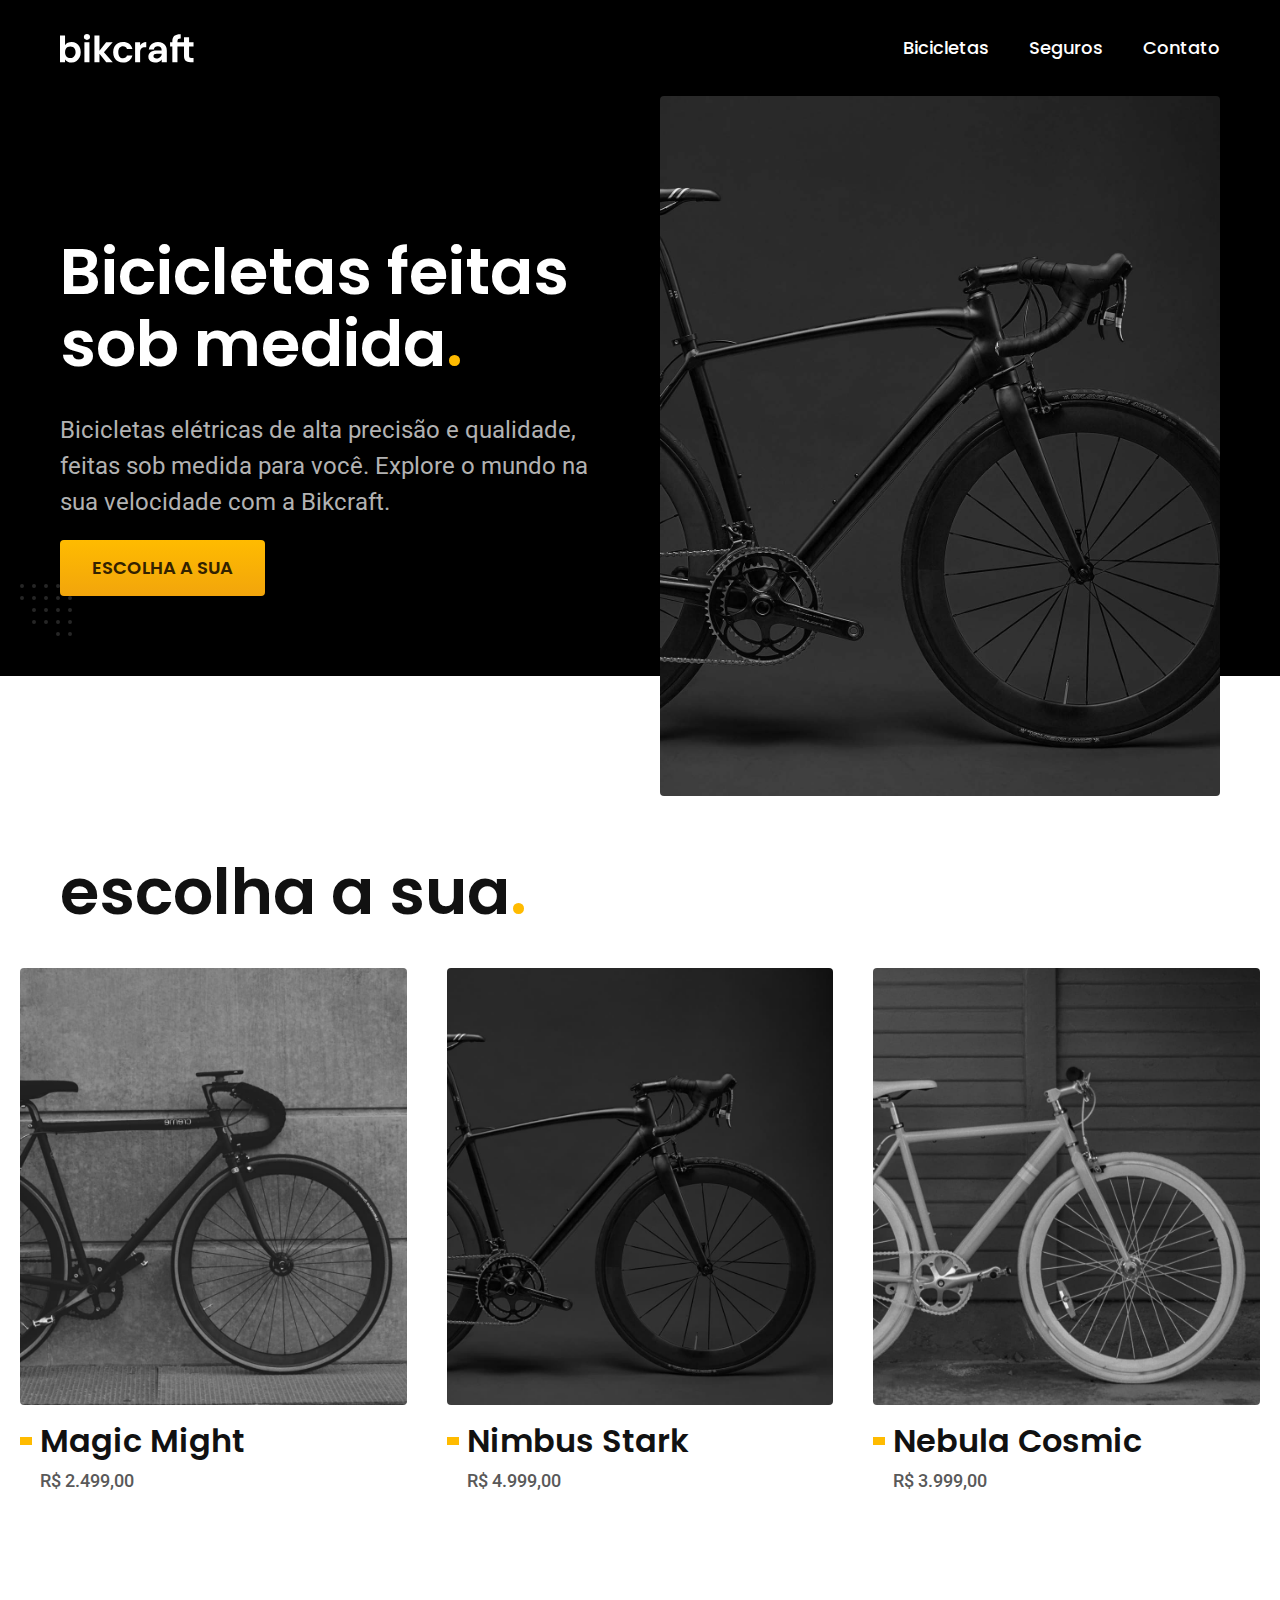
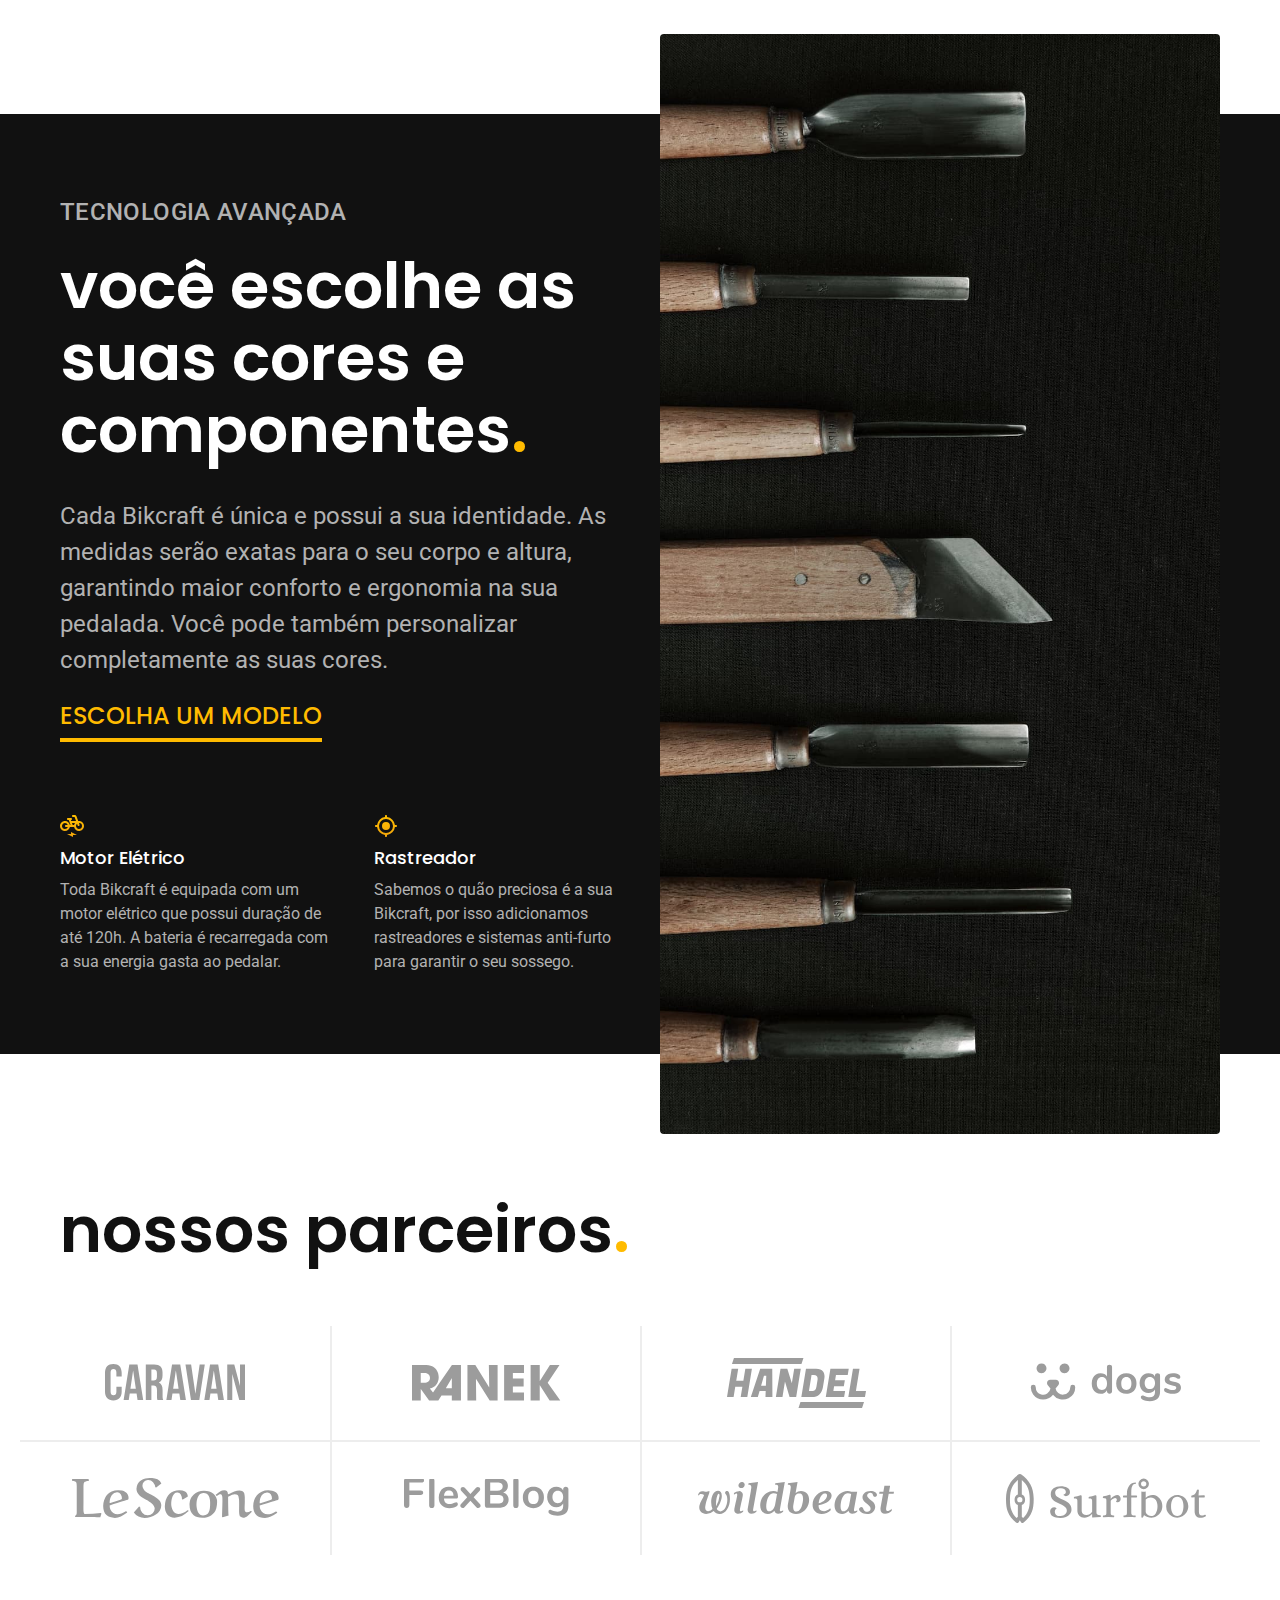
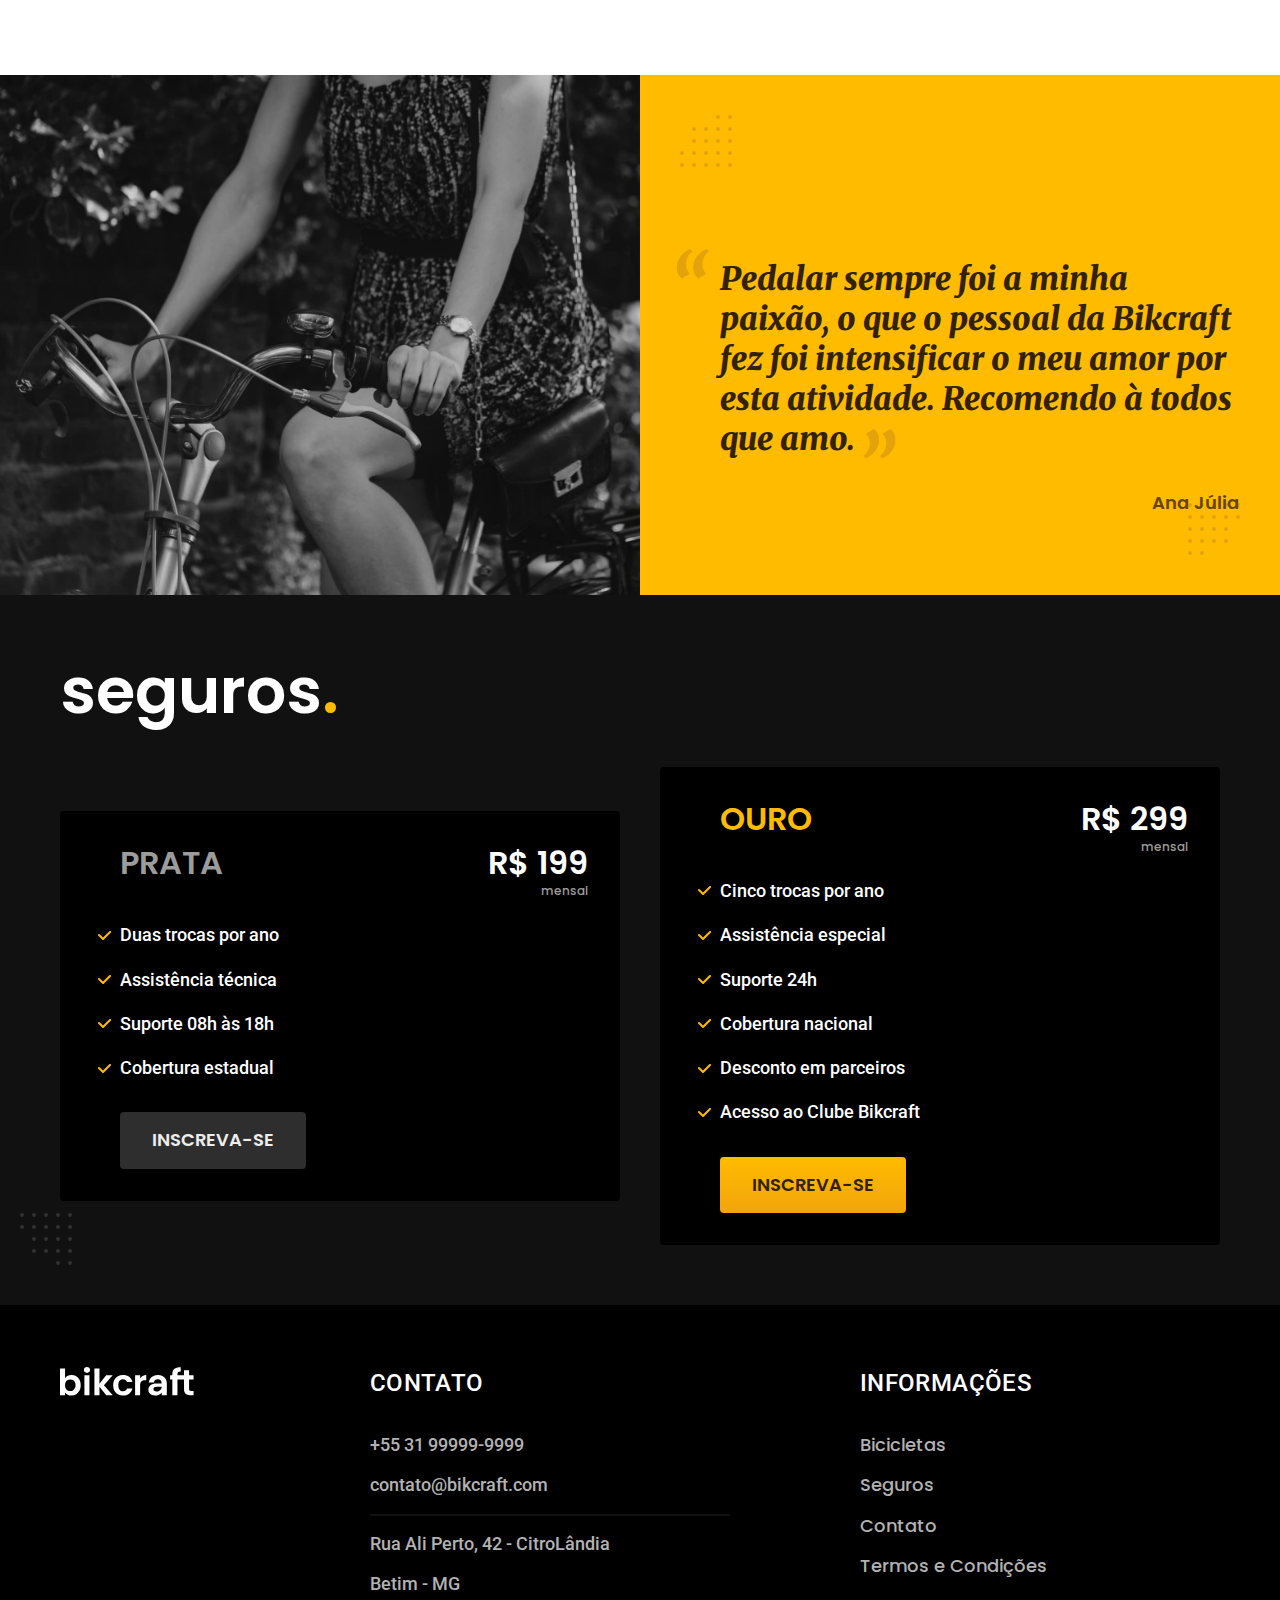
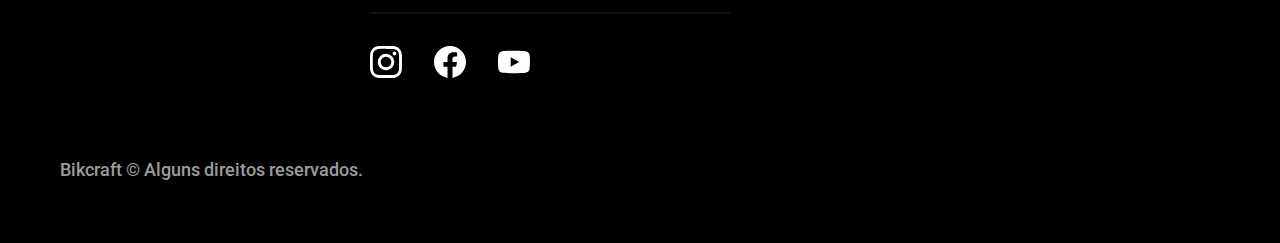
<file: index.html>
<!DOCTYPE html>
<html lang="pt-br">

<head>
  <meta charset="UTF-8">
  <meta name="viewport" content="width=device-width, initial-scale=1.0">

  <link rel="icon" href="./favicon.svg" type="image/svg+xml">

  <title>Bikcraft | Bicicletas elétricas</title>
  <meta name="description" content="Bicicletas elétricas de alta precisão e qualidade, feitas sob medida para você. Explore o mundo na sua velocidade com a Bikcraft.">

  <link rel="preload" href="./css/style.min.css" as="style">
  <link rel="stylesheet" href="./css/style.min.css">

  <link rel="preconnect" href="https://fonts.googleapis.com">
  <link rel="preconnect" href="https://fonts.gstatic.com" crossorigin>
  <link href="https://fonts.googleapis.com/css2?family=Poppins:wght@400;500;600&family=Roboto:wght@400;500&family=Merriweather:ital,wght@1,900&display=swap" rel="stylesheet">
</head>

<body id="home-page">
  <header class="header-bg">
    <div class="container header">
      <a href="./">
        <img src="./img/bikcraft.svg" alt="Bikcraft" width="136" height="32">
      </a>
      <nav aria-label="primária">
        <ul class="header-menu font-1-m">
          <li><a href="./bikes.html">Bicicletas</a></li>
          <li><a href="./insurance.html">Seguros</a></li>
          <li><a href="./contact.html">Contato</a></li>
        </ul>
      </nav>
    </div>
  </header>

  <main class="intro-bg">
    <div class="container intro">
      <div class="intro-content">
        <h1 class="font-1-xxl fade-in-down" data-anime="200">Bicicletas feitas sob medida<span class="color-p1">.</span></h1>
        <p class="font-2-l fade-in-down" data-anime="400">Bicicletas elétricas de alta precisão e qualidade, feitas sob medida para você. Explore o mundo na sua velocidade com a Bikcraft.</p>
        <a class="button fade-in-down" href="./bikes.html" data-anime="400">Escolha a sua</a>
      </div>
      <picture class="fade-in-down" data-anime="600">
        <source srcset="./img/bicicletas/nimbus.jpg" media="(max-width: 800px)">
        <img src="./img/fotos/introducao.jpg" alt="Bicicleta elétrica preta" width="1280" height="1600">
      </picture>
    </div>
  </main>

  <article class="bike-list">
    <h2 class="container font-1-xxl">escolha a sua<span class="color-p1">.</span></h2>
    <ul>
      <li>
        <a href="./bikes/magic.html">
          <img src="./img/bicicletas/magic-home.jpg" alt="Bicicleta Magic" width="920" height="1040">
          <div>
            <h3 class="font-1-xl">Magic Might</h3>
            <span class="font-2-m color-8">R$ 2.499,00</span>
          </div>
        </a>
      </li>

      <li>
        <a href="./bikes/nimbus.html">
          <img src="./img/bicicletas/nimbus-home.jpg" alt="Bicicleta Nimbus" width="920" height="1040">
          <div>
            <h3 class="font-1-xl">Nimbus Stark</h3>
            <span class="font-2-m color-8">R$ 4.999,00</span>
          </div>
        </a>
      </li>

      <li>
        <a href="./bikes/nebula.html">
          <img src="./img/bicicletas/nebula-home.jpg" alt="Bicicleta Nebula" width="920" height="1040">
          <div>
            <h3 class="font-1-xl">Nebula Cosmic</h3>
            <span class="font-2-m color-8">R$ 3.999,00</span>
          </div>
        </a>
      </li>
    </ul>
  </article>

  <article class="tecnology-bg">
    <div class="container tecnology">
      <div class="tecnology-content">
        <span class="font-2-l-b color-5">Tecnologia avançada</span>
        <h2 class="font-1-xxl">você escolhe as suas cores e componentes<span class="color-p1">.</span></h2>
        <p class="font-2-l color-5">Cada Bikcraft é única e possui a sua identidade. As medidas serão exatas para o seu corpo e altura, garantindo maior conforto e ergonomia na sua pedalada. Você pode também personalizar completamente as suas cores.</p>
        <a class="link" href="./bikes.html">Escolha um modelo</a>

        <ul class="tecnology-benefits">
          <li>
            <img src="./img/icones/eletrica.svg" alt="" width="24" height="24">
            <h3 class="font-1-m">Motor Elétrico</h3>
            <p class="font-2-s color-5">Toda Bikcraft é equipada com um motor elétrico que possui duração de até 120h. A bateria é recarregada com a sua energia gasta ao pedalar.</p>
          </li>
          <li>
            <img src="./img/icones/rastreador.svg" alt="" width="24" height="24">
            <h3 class="font-1-m">Rastreador</h3>
            <p class="font-2-s color-5">Sabemos o quão preciosa é a sua Bikcraft, por isso adicionamos rastreadores e sistemas anti-furto para garantir o seu sossego.</p>
          </li>
        </ul>

      </div>
      <div class="tecnology-img">
        <img src="./img/fotos/tecnologia.jpg" alt="Bicicletas feitas a mão" width="1200" height="1920">
      </div>
    </div>
  </article>

  <section class="partners" aria-label="Nossos parceiros">
    <h2 class="font-1-xxl container">nossos parceiros<span class="color-p1">.</span></h2>
    <ul>
      <li><img src="./img/parceiros/caravan.svg" alt="Caravan" width="140" height="38"></li>
      <li><img src="./img/parceiros/ranek.svg" alt="Ranek" width="149" height="36"></li>
      <li><img src="./img/parceiros/handel.svg" alt="Handel" width="139" height="50"></li>
      <li><img src="./img/parceiros/dogs.svg" alt="Dogs" width="152" height="39"></li>
      <li><img src="./img/parceiros/lescone.svg" alt="Lescone" width="208" height="41"></li>
      <li><img src="./img/parceiros/flexblog.svg" alt="Flexblog" width="165" height="38"></li>
      <li><img src="./img/parceiros/wildbeast.svg" alt="Wildbeast" width="196" height="34"></li>
      <li><img src="./img/parceiros/surfbot.svg" alt="Surfbot" width="200" height="49"></li>
    </ul>
  </section>

  <section class="testimony" aria-label="Depoimento">
    <div>
      <img src="./img/fotos/depoimento.jpg" alt="Pessoa pedalando uma bicicleta Bikcraft" width="1560" height="1360">
    </div>
    <div class="testimony-content">
      <blockquote class="font-1-xl">
        <p>Pedalar sempre foi a minha paixão, o que o pessoal da Bikcraft fez foi intensificar o meu amor por esta atividade. Recomendo à todos que amo.</p>
      </blockquote>
      <span class="font-1-m-b color-p4">Ana Júlia</span>
    </div>
  </section>

  <article class="insurance-bg">
    <div class="insurance container">
      <h2 class="font-1-xxl">seguros<span class="color-p1">.</span></h2>

      <div class="insurance-item">
        <h3 class="font-1-xl color-6">Prata</h3>
        <span class="font-1-xl">R$ 199<span class="font-1-xs color-6">mensal</span></span>
        <ul class="font-2-m">
          <li>Duas trocas por ano</li>
          <li>Assistência técnica</li>
          <li>Suporte 08h às 18h</li>
          <li>Cobertura estadual</li>
        </ul>
        <a class="button-secondary" href="./price-quote.html?type=insurance&product=silver">Inscreva-se</a>
      </div>

      <div class="insurance-item">
        <h3 class="font-1-xl color-p1">Ouro</h3>
        <span class="font-1-xl">R$ 299<span class="font-1-xs color-6">mensal</span></span>
        <ul class="font-2-m">
          <li>Cinco trocas por ano</li>
          <li>Assistência especial</li>
          <li>Suporte 24h</li>
          <li>Cobertura nacional</li>
          <li>Desconto em parceiros</li>
          <li>Acesso ao Clube Bikcraft</li>
        </ul>
        <a class="button" href="./price-quote.html?type=insurance&product=gold">Inscreva-se</a>
      </div>
    </div>
  </article>

  <footer class="footer-bg">
    <div class="footer container">
      <img src="./img/bikcraft.svg" alt="Bikcraft" width="136" height="32">
      <div class="footer-contact footer-section">
        <h3 class="font-2-l-b">Contato</h3>
        <ul class="font-2-m color-5">
          <li><a href="tel:+5531999999999">+55 31 99999-9999</a></li>
          <li><a href="mailto:contato@bikcraft.com">contato@bikcraft.com</a></li>
          <li>Rua Ali Perto, 42 - CitroLândia</li>
          <li>Betim - MG</li>
        </ul>
        <div class="footer-media-list">
          <a href="https://www.instagram.com"><img src="./img/redes/instagram.svg" alt="Instagram" width="32" height="32"></a>
          <a href="https://www.facebook.com"><img src="./img/redes/facebook.svg" alt="Facebook" width="32" height="32"></a>
          <a href="https://www.youtube.com"><img src="./img/redes/youtube.svg" alt="YouTube" width="32" height="32"></a>
        </div>
      </div>

      <div class="footer-section">
        <h3 class="font-2-l-b">Informações</h3>
        <nav>
          <ul class="font-1-m color-5">
            <li><a href="./bikes.html">Bicicletas</a></li>
            <li><a href="./insurance.html">Seguros</a></li>
            <li><a href="./contact.html">Contato</a></li>
            <li><a href="./policy.html">Termos e Condições</a></li>
          </ul>
        </nav>
      </div>

      <span class="footer-copy font-2-m color-6">Bikcraft © Alguns direitos reservados.</span>
    </div>
  </footer>

  <script src="./scripts/plugins/simple-anime.js"></script>
  <script src="./scripts/script.js"></script>
</body>

</html>
</file>
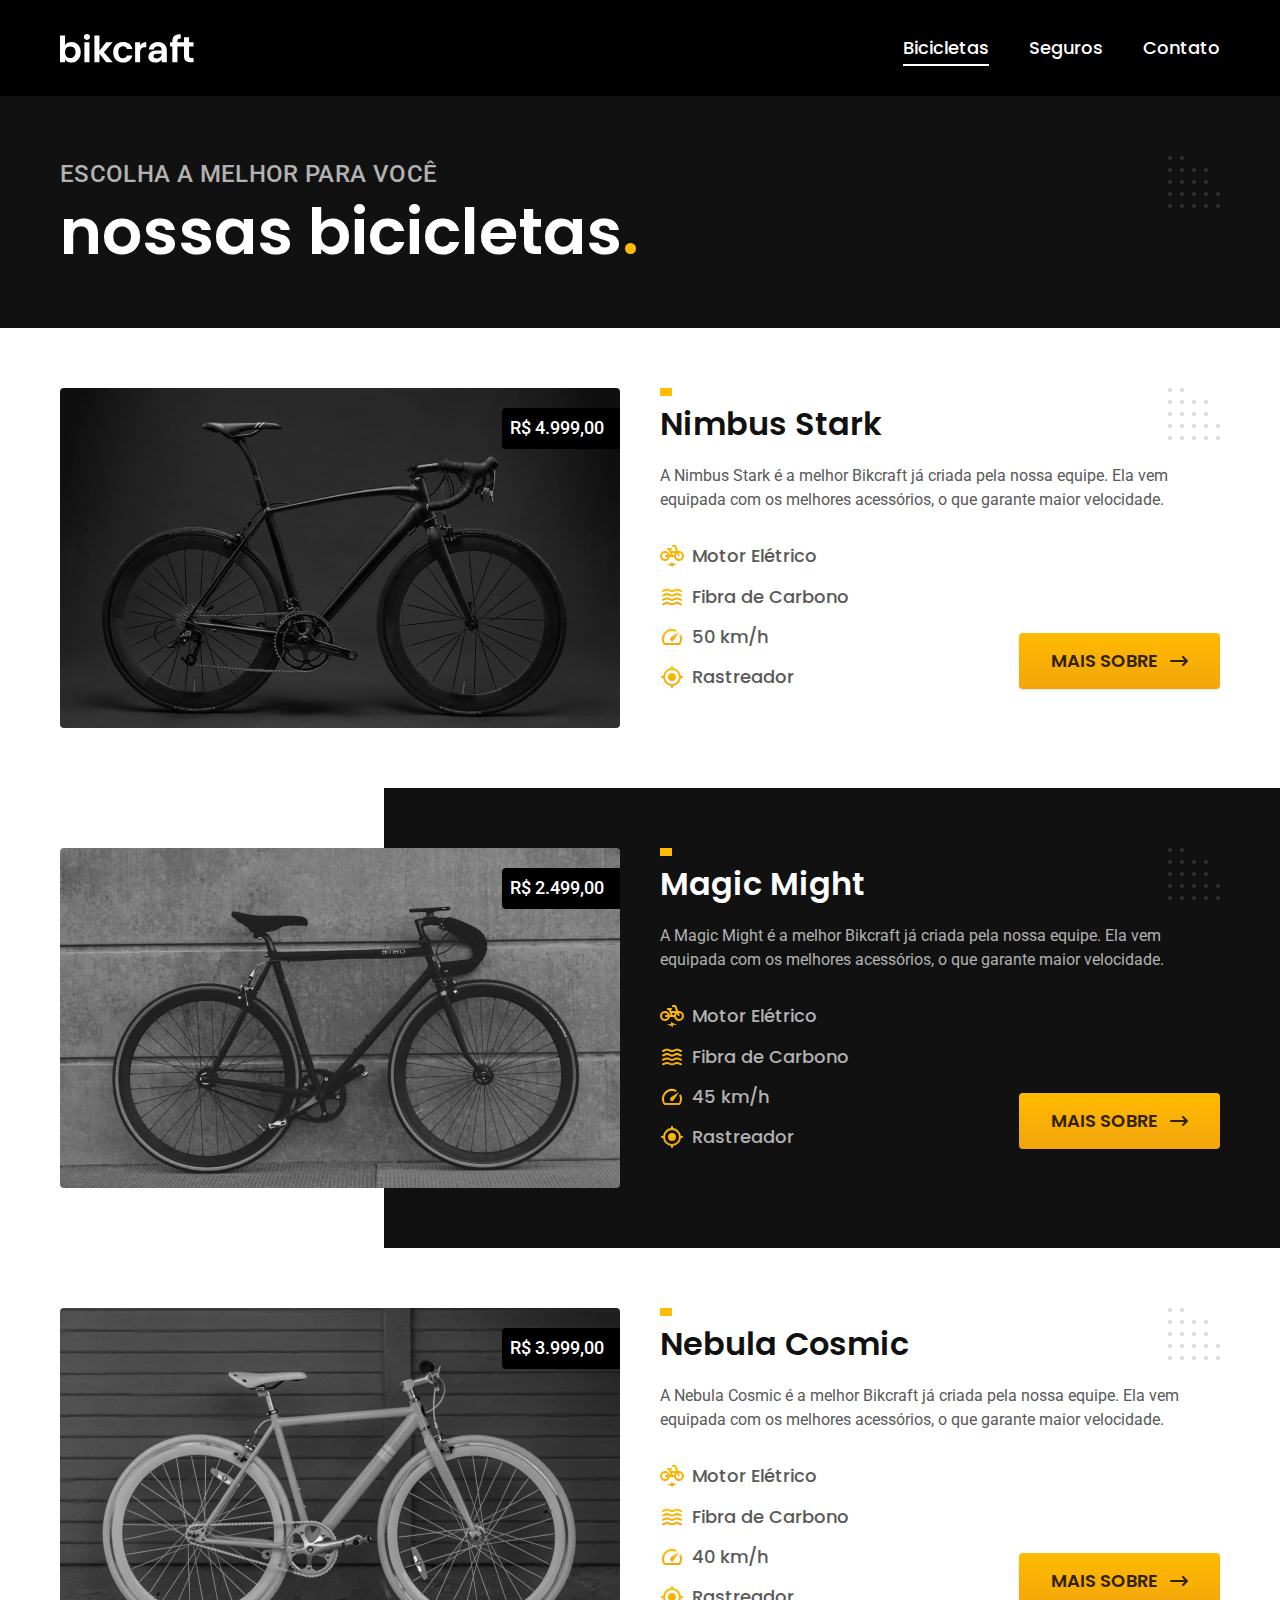
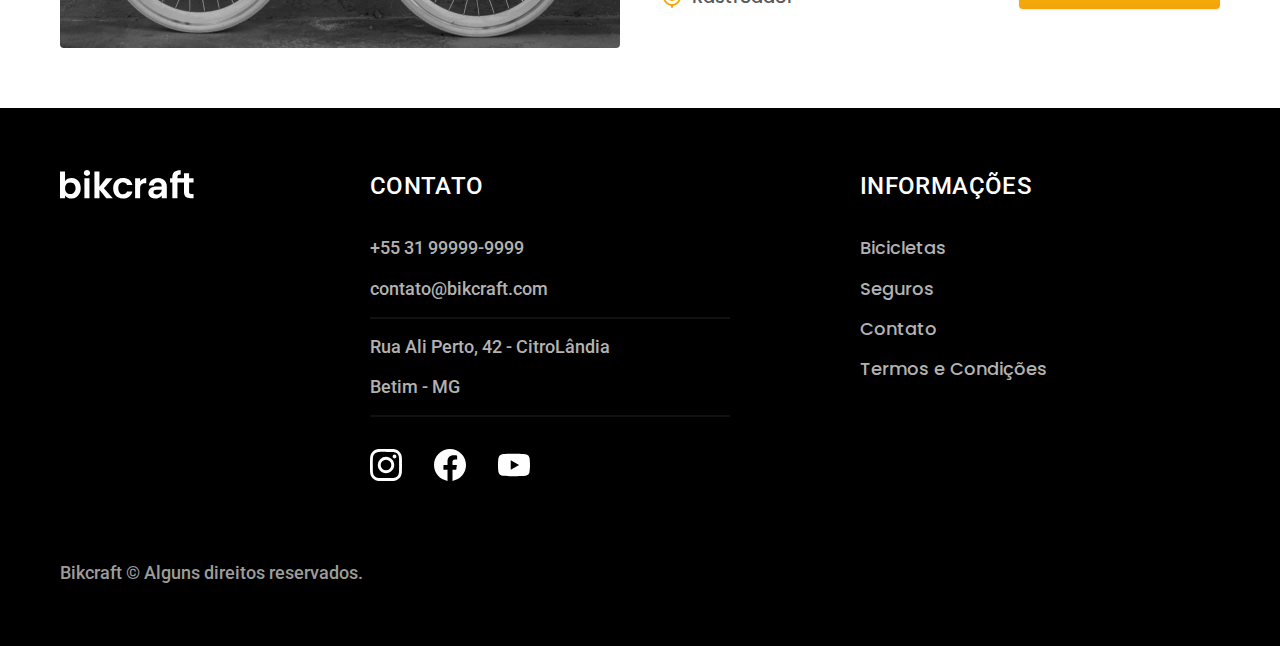
<file: bikes.html>
<!DOCTYPE html>
<html lang="pt-br">

<head>
  <meta charset="UTF-8">
  <meta name="viewport" content="width=device-width, initial-scale=1.0">

  <link rel="icon" href="./favicon.svg" type="image/svg+xml">

  <title>Bicicletas | Bikcraft</title>
  <meta name="description" content="Conheça nossas Bicicletas elétricas feitas a mão, especialmente para você.">

  <link rel="preload" href="./css/style.min.css" as="style">
  <link rel="stylesheet" href="./css/style.min.css">

  <link rel="preconnect" href="https://fonts.googleapis.com">
  <link rel="preconnect" href="https://fonts.gstatic.com" crossorigin>
  <link href="https://fonts.googleapis.com/css2?family=Poppins:wght@400;500;600&family=Roboto:wght@400;500&family=Merriweather:ital,wght@1,900&display=swap" rel="stylesheet">
</head>

<body id="bikes-page">
  <header class="header-bg">
    <div class="container header">
      <a href="./">
        <img src="./img/bikcraft.svg" alt="Bikcraft" width="136" height="32">
      </a>
      <nav aria-label="primária">
        <ul class="header-menu font-1-m">
          <li><a href="./bikes.html">Bicicletas</a></li>
          <li><a href="./insurance.html">Seguros</a></li>
          <li><a href="./contact.html">Contato</a></li>
        </ul>
      </nav>
    </div>
  </header>

  <main>
    <div class="page-title-bg">
      <div class="page-title container">
        <p class="font-2-l-b color-5">Escolha a melhor para você</p>
        <h1 class="font-1-xxl color-0">nossas bicicletas<span class="color-p1">.</span></h1>
      </div>
    </div>

    <ul class="bikes-content">
      <li class="bikes-bg">
        <div class="bikes container">
          <div class="bikes-img">
            <img src="./img/bicicletas/nimbus.jpg" alt="Bicicleta Nimbus Stark" width="1120" height="680">
            <span class="font-2-m">R$ 4.999,00</span>
          </div>
          <div class="bikes-details">
            <h2 class="font-1-xl">Nimbus Stark</h2>
            <p class="font-2-s">A Nimbus Stark é a melhor Bikcraft já criada pela nossa equipe. Ela vem equipada com os melhores acessórios, o que garante maior velocidade.</p>
            <ul class="bikes-details-list font-1-m">
              <li>
                <img src="./img/icones/eletrica.svg" alt="" width="24" height="24">
                Motor Elétrico
              </li>
              <li>
                <img src="./img/icones/carbono.svg" alt="" width="24" height="24">
                Fibra de Carbono
              </li>
              <li>
                <img src="./img/icones/velocidade.svg" alt="" width="24" height="24">
                50 km/h
              </li>
              <li>
                <img src="./img/icones/rastreador.svg" alt="" width="24" height="24">
                Rastreador
              </li>
            </ul>
            <a class="button-arrow" href="./bikes/nimbus.html">Mais sobre</a>
          </div>
        </div>
      </li>

      <li class="bikes-bg">
        <div class="bikes container">
          <div class="bikes-img">
            <img src="./img/bicicletas/magic.jpg" alt="Bicicleta Magic Might" width="1120" height="680">
            <span class="font-2-m">R$ 2.499,00</span>
          </div>
          <div class="bikes-details">
            <h2 class="font-1-xl">Magic Might</h2>
            <p class="font-2-s">A Magic Might é a melhor Bikcraft já criada pela nossa equipe. Ela vem equipada com os melhores acessórios, o que garante maior velocidade.</p>
            <ul class="bikes-details-list font-1-m">
              <li>
                <img src="./img/icones/eletrica.svg" alt="" width="24" height="24">
                Motor Elétrico
              </li>
              <li>
                <img src="./img/icones/carbono.svg" alt="" width="24" height="24">
                Fibra de Carbono
              </li>
              <li>
                <img src="./img/icones/velocidade.svg" alt="" width="24" height="24">
                45 km/h
              </li>
              <li>
                <img src="./img/icones/rastreador.svg" alt="" width="24" height="24">
                Rastreador
              </li>
            </ul>
            <a class="button-arrow" href="./bikes/magic.html">Mais sobre</a>
          </div>
        </div>
      </li>

      <li class="bikes-bg">
        <div class="bikes container">
          <div class="bikes-img">
            <img src="./img/bicicletas/nebula.jpg" alt="Bicicleta Nebula Cosmic" width="1120" height="680">
            <span class="font-2-m">R$ 3.999,00</span>
          </div>
          <div class="bikes-details">
            <h2 class="font-1-xl">Nebula Cosmic</h2>
            <p class="font-2-s">A Nebula Cosmic é a melhor Bikcraft já criada pela nossa equipe. Ela vem equipada com os melhores acessórios, o que garante maior velocidade.</p>
            <ul class="bikes-details-list font-1-m">
              <li>
                <img src="./img/icones/eletrica.svg" alt="" width="24" height="24">
                Motor Elétrico
              </li>
              <li>
                <img src="./img/icones/carbono.svg" alt="" width="24" height="24">
                Fibra de Carbono
              </li>
              <li>
                <img src="./img/icones/velocidade.svg" alt="" width="24" height="24">
                40 km/h
              </li>
              <li>
                <img src="./img/icones/rastreador.svg" alt="" width="24" height="24">
                Rastreador
              </li>
            </ul>
            <a class="button-arrow" href="./bikes/nebula.html">Mais sobre</a>
          </div>
        </div>
      </li>
    </ul>
  </main>

  <footer class="footer-bg">
    <div class="footer container">
      <img src="./img/bikcraft.svg" alt="Bikcraft" width="136" height="32">
      <div class="footer-contact footer-section">
        <h3 class="font-2-l-b">Contato</h3>
        <ul class="font-2-m color-5">
          <li><a href="tel:+5531999999999">+55 31 99999-9999</a></li>
          <li><a href="mailto:contato@bikcraft.com">contato@bikcraft.com</a></li>
          <li>Rua Ali Perto, 42 - CitroLândia</li>
          <li>Betim - MG</li>
        </ul>
        <div class="footer-media-list">
          <a href="https://www.instagram.com"><img src="./img/redes/instagram.svg" alt="Instagram" width="32" height="32"></a>
          <a href="https://www.facebook.com"><img src="./img/redes/facebook.svg" alt="Facebook" width="32" height="32"></a>
          <a href="https://www.youtube.com"><img src="./img/redes/youtube.svg" alt="YouTube" width="32" height="32"></a>
        </div>
      </div>

      <div class="footer-section">
        <h3 class="font-2-l-b">Informações</h3>
        <nav>
          <ul class="font-1-m color-5">
            <li><a href="./bikes.html">Bicicletas</a></li>
            <li><a href="./insurance.html">Seguros</a></li>
            <li><a href="./contact.html">Contato</a></li>
            <li><a href="./policy.html">Termos e Condições</a></li>
          </ul>
        </nav>
      </div>

      <span class="footer-copy font-2-m color-6">Bikcraft © Alguns direitos reservados.</span>
    </div>
  </footer>

  <script src="./scripts/script.js"></script>
</body>

</html>
</file>
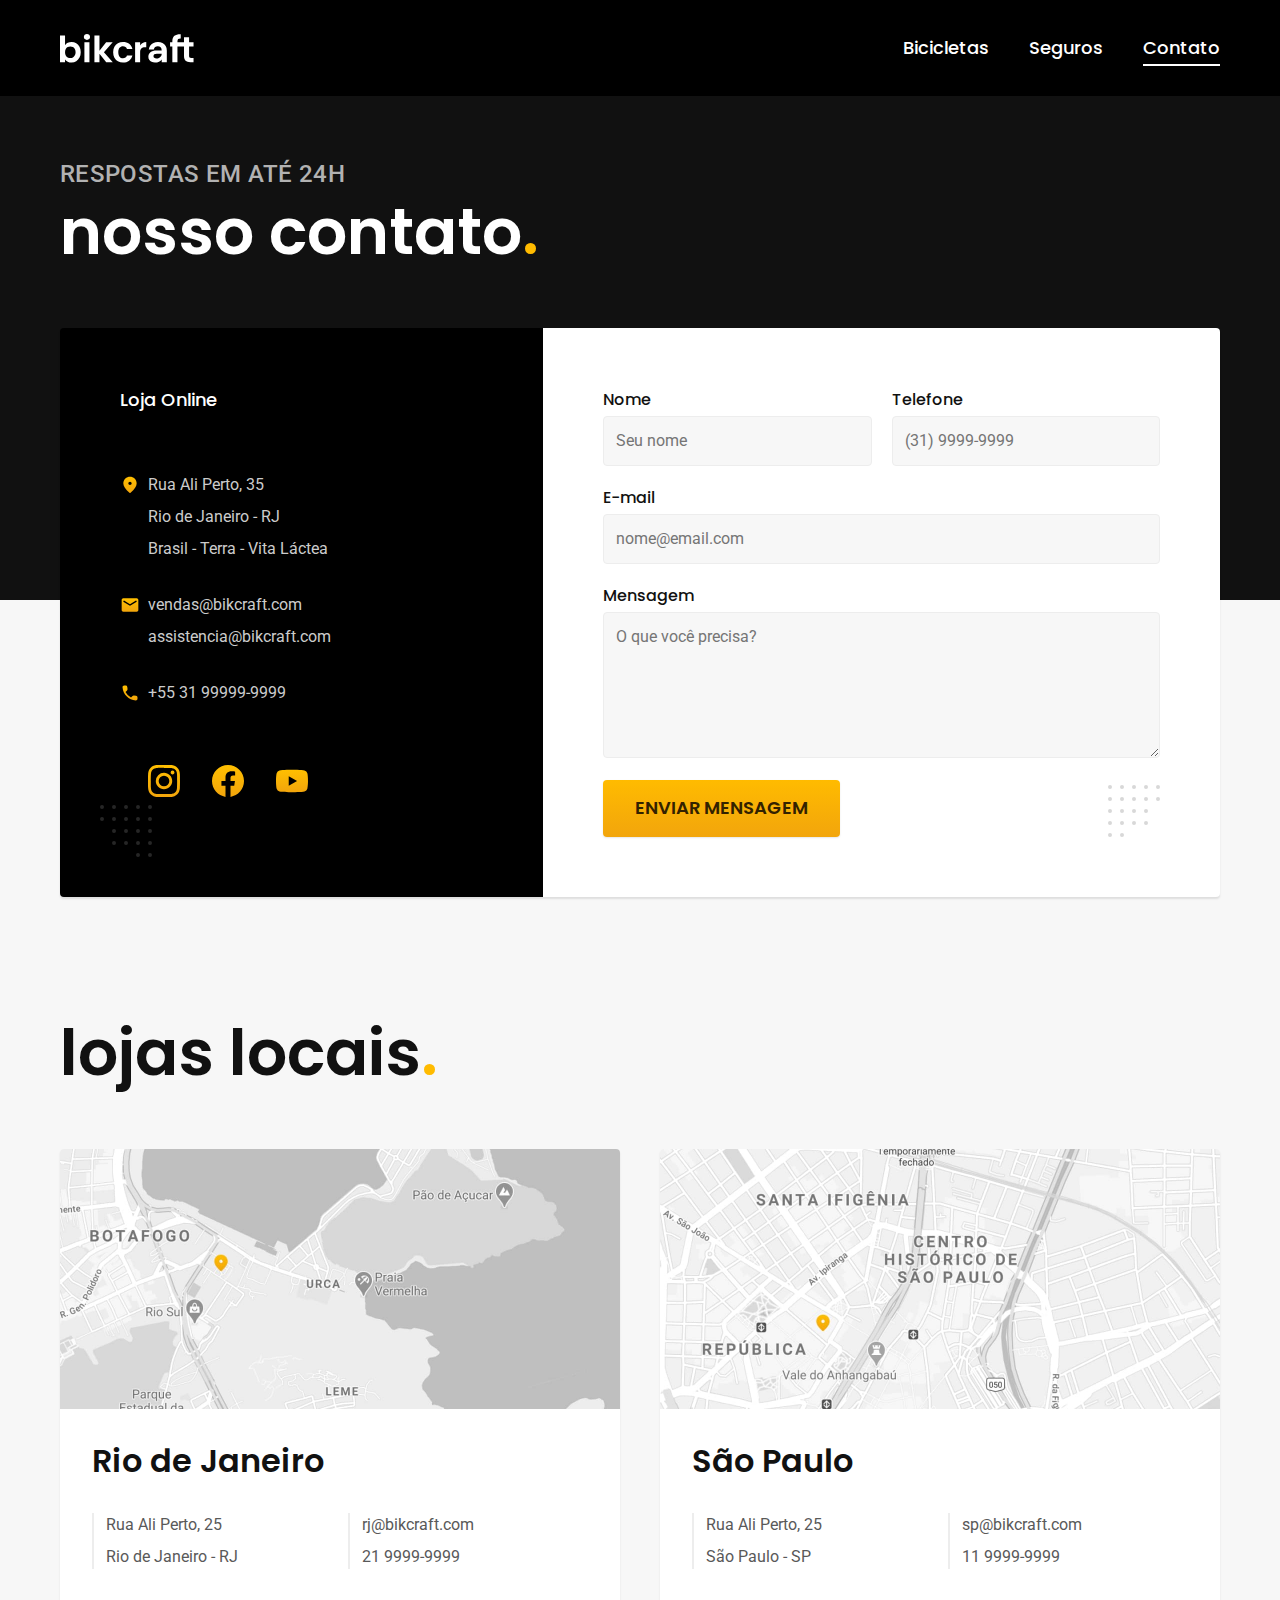
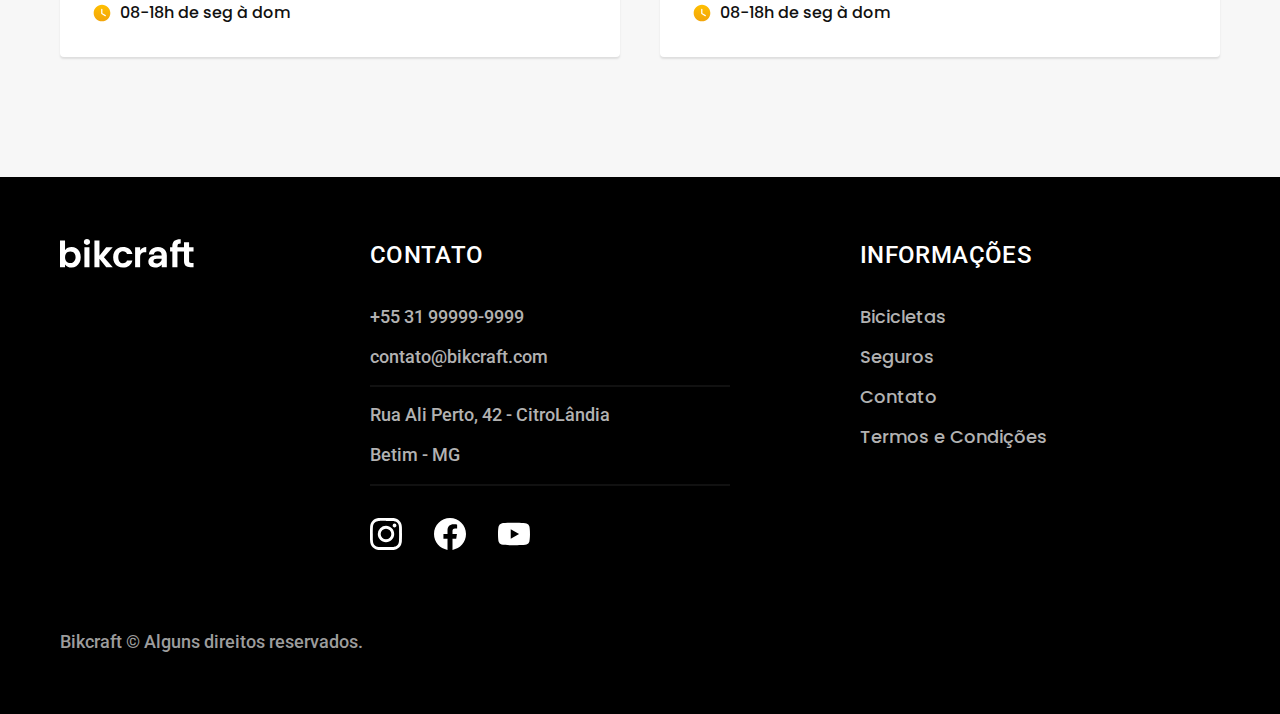
<file: contact.html>
<!DOCTYPE html>
<html lang="pt-br">

<head>
  <meta charset="UTF-8">
  <meta name="viewport" content="width=device-width, initial-scale=1.0">

  <link rel="icon" href="./favicon.svg" type="image/svg+xml">

  <title>Contato | Bikcraft</title>
  <meta name="description" content="Entre em contato conosco.">

  <link rel="preload" href="./css/style.min.css" as="style">
  <link rel="stylesheet" href="./css/style.min.css">

  <link rel="preconnect" href="https://fonts.googleapis.com">
  <link rel="preconnect" href="https://fonts.gstatic.com" crossorigin>
  <link href="https://fonts.googleapis.com/css2?family=Poppins:wght@400;500;600&family=Roboto:wght@400;500&family=Merriweather:ital,wght@1,900&display=swap" rel="stylesheet">
</head>

<body id="contact-page">
  <header class="header-bg">
    <div class="container header">
      <a href="./">
        <img src="./img/bikcraft.svg" alt="Bikcraft" width="136" height="32">
      </a>
      <nav aria-label="primária">
        <ul class="header-menu font-1-m">
          <li><a href="./bikes.html">Bicicletas</a></li>
          <li><a href="./insurance.html">Seguros</a></li>
          <li><a href="./contact.html">Contato</a></li>
        </ul>
      </nav>
    </div>
  </header>

  <main>
    <div class="page-title container">
      <p class="font-2-l-b color-5">respostas em até 24h</p>
      <h1 class="font-1-xxl color-0">nosso contato<span class="color-p1">.</span></h1>
    </div>

    <div class="contact container">
      <section class="contact-data" aria-label="Endereço e Contato">
        <h2 class="font-1-m color-0">Loja Online</h2>

        <div class="contact-local font-2-s color-4">
          <p>Rua Ali Perto, 35</p>
          <p>Rio de Janeiro - RJ</p>
          <p>Brasil - Terra - Vita Láctea</p>
        </div>

        <address class="contact-address font-2-s color-4">
          <a href="mailto:vendas@bikcraft.com">vendas@bikcraft.com</a>
          <a href="mailto:assistencia@bikcraft.com">assistencia@bikcraft.com</a>
          <a href="tel:+55 31 99999-9999">+55 31 99999-9999</a>
        </address>

        <div class="footer-media-list">
          <a href="https://www.instagram.com"><img src="./img/redes/instagram-p.svg" alt="Instagram" width="32" height="32"></a>
          <a href="https://www.facebook.com"><img src="./img/redes/facebook-p.svg" alt="Facebook" width="32" height="32"></a>
          <a href="https://www.youtube.com"><img src="./img/redes/youtube-p.svg" alt="YouTube" width="32" height="32"></a>
        </div>
      </section>

      <section class="contact-form" aria-label="Formulário para contato">
        <form class="form" action="./">
          <div>
            <label for="name">Nome</label>
            <input type="text" id="name" name="name" placeholder="Seu nome">
          </div>
          <div>
            <label for="phone">Telefone</label>
            <input type="tel" id="phone" name="phone" placeholder="(31) 9999-9999">
          </div>
          <div class="col-max">
            <label for="email">E-mail</label>
            <input type="email" id="email" name="email" placeholder="nome@email.com">
          </div>
          <div class="col-max">
            <label for="message">Mensagem</label>
            <textarea rows="5" id="message" name="message" placeholder="O que você precisa?"></textarea>
          </div>
          <button class="button col-max">Enviar mensagem</button>
        </form>
      </section>
    </div>
  </main>

  <article class="contact-store-locals container">
    <h2 class="font-1-xxl">lojas locais<span class="color-p1">.</span></h2>

    <div class="contact-store">
      <img src="./img/lojas/rj.jpg" alt="mapa marcando o endereço da loja no Rio de Janeiro" width="1120" height="520">
      <div class="contact-store-info">
        <h3 class="font-1-xl">Rio de Janeiro</h3>
        <div class="font-2-s color-8">
          <p>Rua Ali Perto, 25</p>
          <p>Rio de Janeiro - RJ</p>
        </div>
        <div class="font-2-s color-8">
          <a href="mailto:rj@bikcraft.com">rj@bikcraft.com</a>
          <a href="tel:21 9999-9999">21 9999-9999</a>
        </div>
        <span class="font-1-s">08-18h de seg à dom</span>
      </div>
    </div>

    <div class="contact-store">
      <img src="./img/lojas/sp.jpg" alt="mapa marcando o endereço da loja em São Paulo" width="1120" height="520">
      <div class="contact-store-info">
        <h3 class="font-1-xl">São Paulo</h3>
        <div class="font-2-s color-8">
          <p>Rua Ali Perto, 25</p>
          <p>São Paulo - SP</p>
        </div>
        <div class="font-2-s color-8">
          <a href="mailto:sp@bikcraft.com">sp@bikcraft.com</a>
          <a href="tel:11 9999-9999">11 9999-9999</a>
        </div>
        <span class="font-1-s">08-18h de seg à dom</span>
      </div>
    </div>

  </article>

  <footer class="footer-bg">
    <div class="footer container">
      <img src="./img/bikcraft.svg" alt="Bikcraft" width="136" height="32">
      <div class="footer-contact footer-section">
        <h3 class="font-2-l-b">Contato</h3>
        <ul class="font-2-m color-5">
          <li><a href="tel:+5531999999999">+55 31 99999-9999</a></li>
          <li><a href="mailto:contato@bikcraft.com">contato@bikcraft.com</a></li>
          <li>Rua Ali Perto, 42 - CitroLândia</li>
          <li>Betim - MG</li>
        </ul>
        <div class="footer-media-list">
          <a href="https://www.instagram.com"><img src="./img/redes/instagram.svg" alt="Instagram" width="32" height="32"></a>
          <a href="https://www.facebook.com"><img src="./img/redes/facebook.svg" alt="Facebook" width="32" height="32"></a>
          <a href="https://www.youtube.com"><img src="./img/redes/youtube.svg" alt="YouTube" width="32" height="32"></a>
        </div>
      </div>

      <div class="footer-section">
        <h3 class="font-2-l-b">Informações</h3>
        <nav>
          <ul class="font-1-m color-5">
            <li><a href="./bikes.html">Bicicletas</a></li>
            <li><a href="./insurance.html">Seguros</a></li>
            <li><a href="./contact.html">Contato</a></li>
            <li><a href="./policy.html">Termos e Condições</a></li>
          </ul>
        </nav>
      </div>

      <span class="footer-copy font-2-m color-6">Bikcraft © Alguns direitos reservados.</span>
    </div>
  </footer>

  <script src="./scripts/script.js"></script>
</body>

</html>
</file>
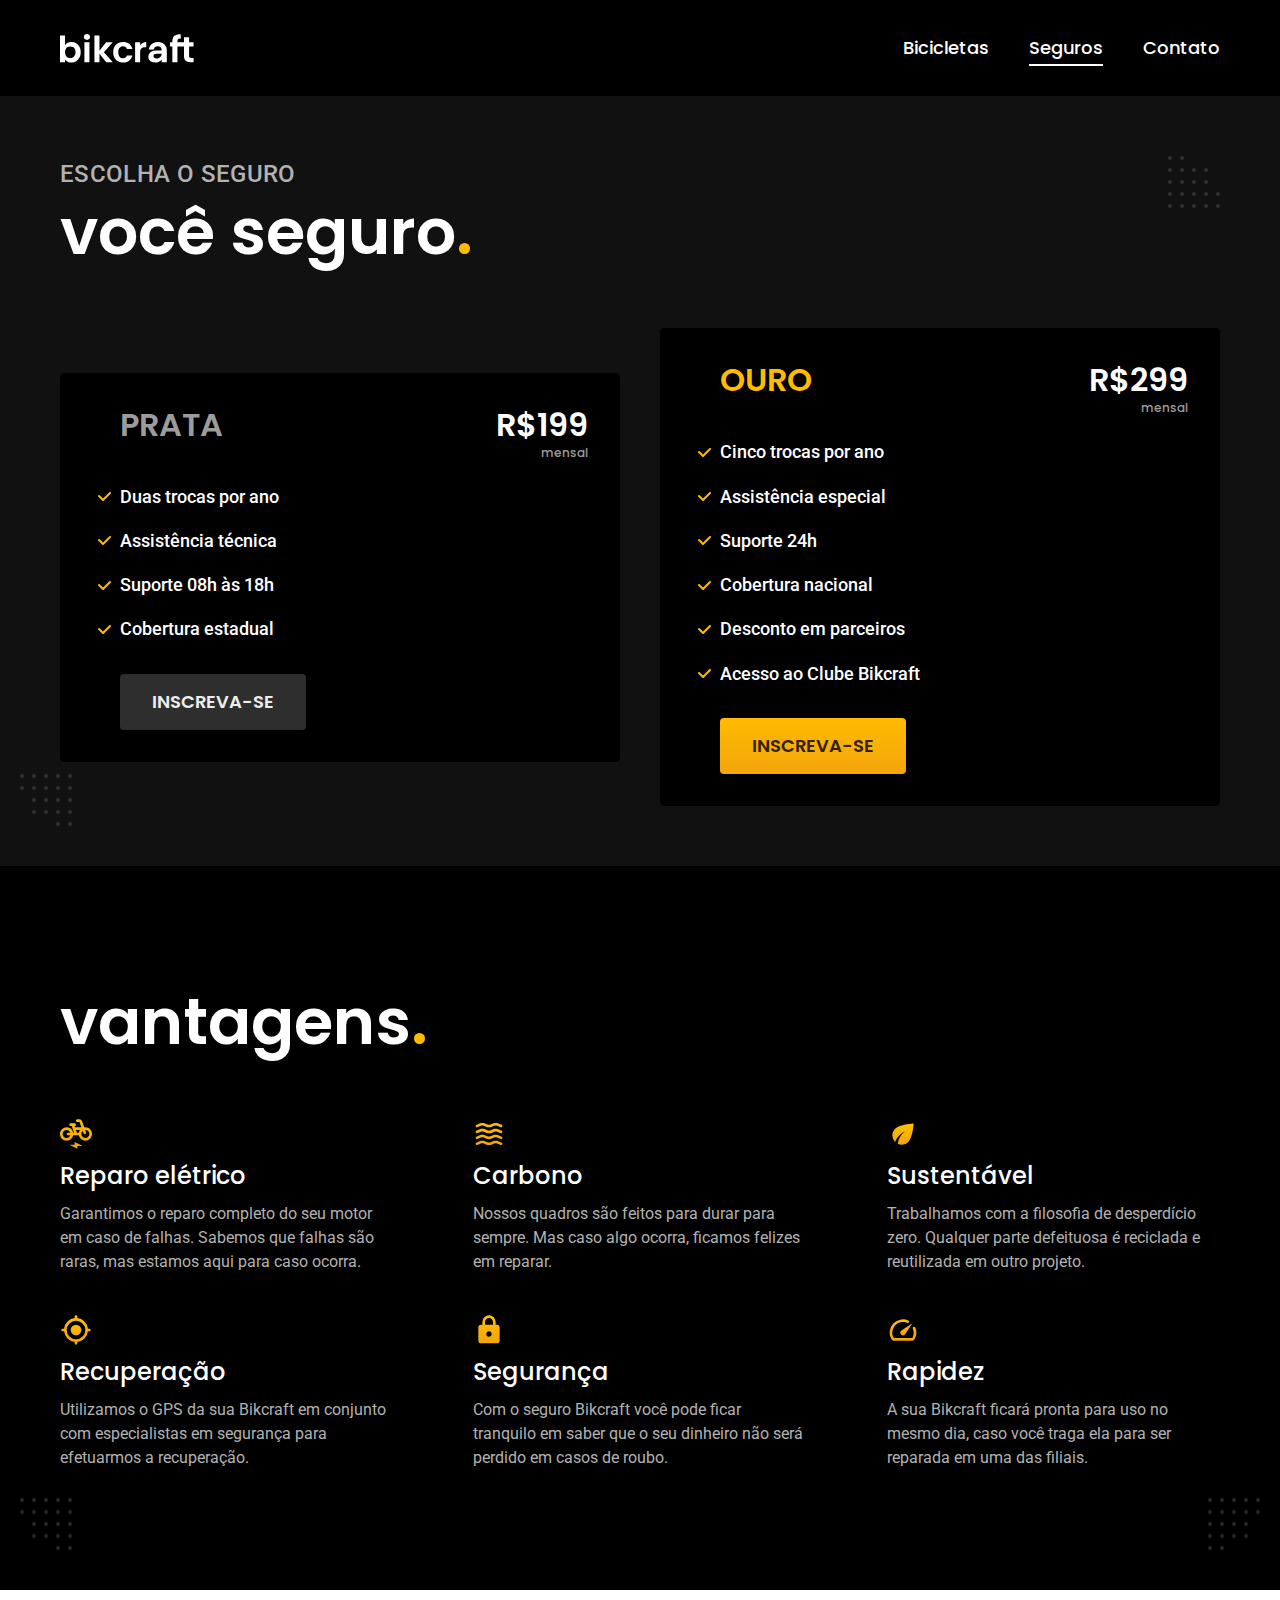
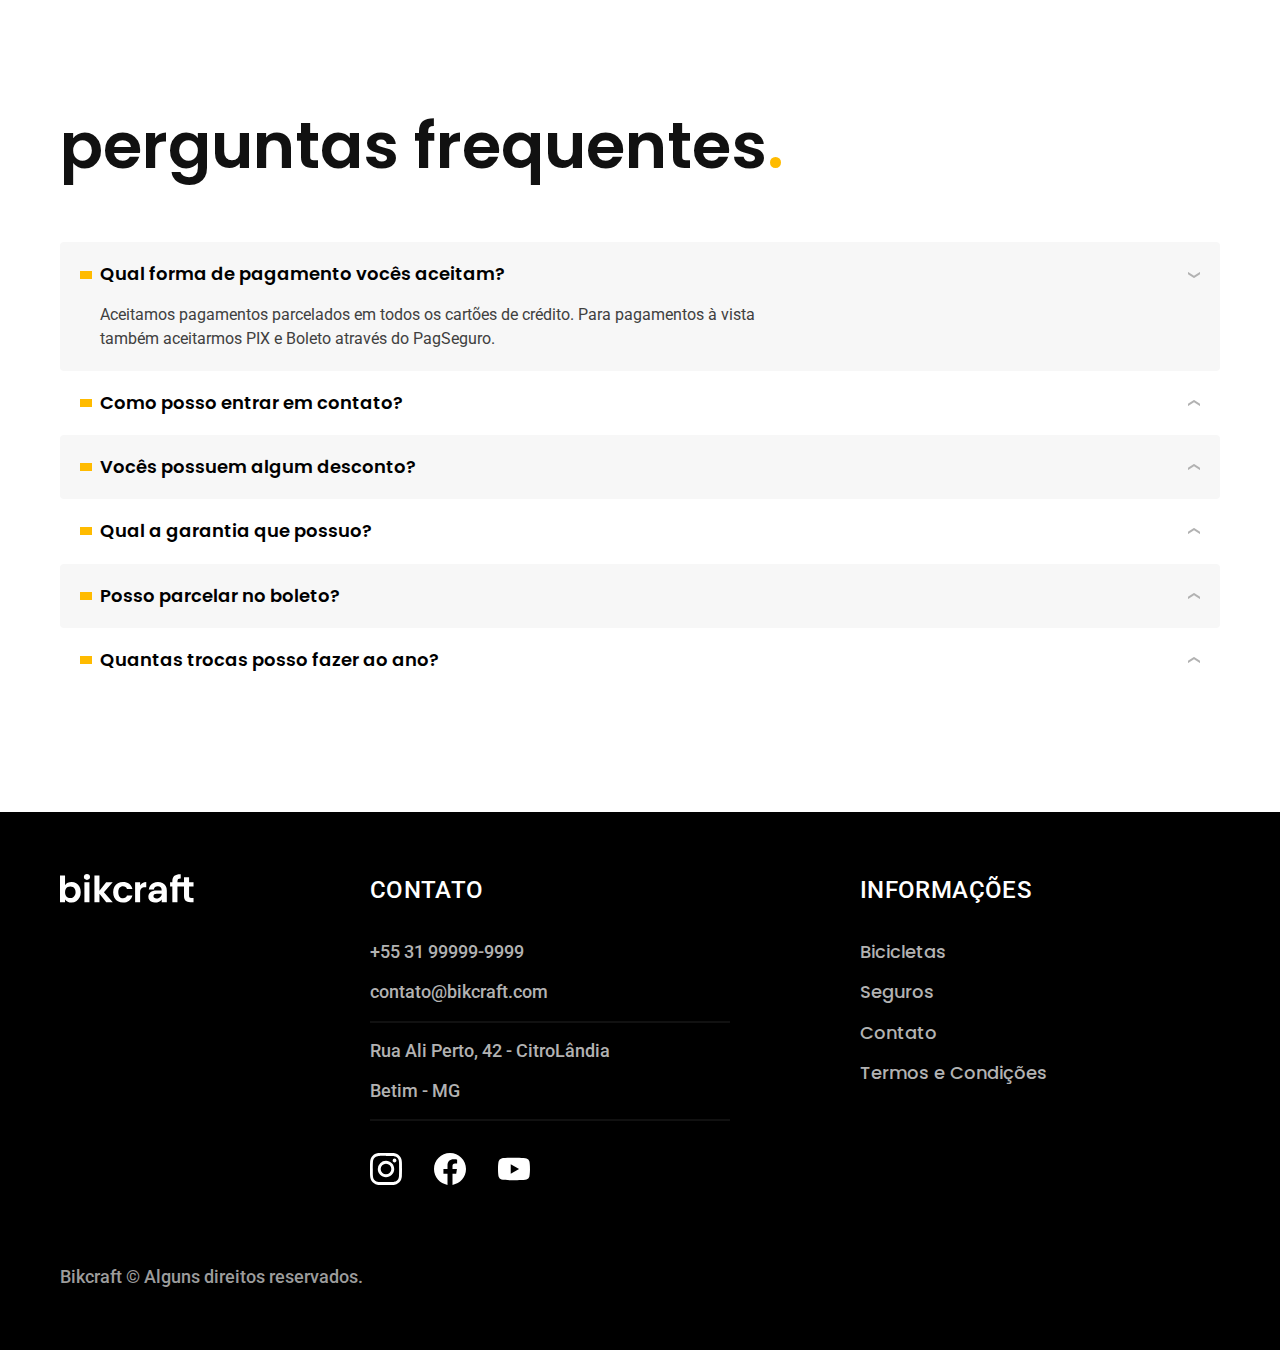
<file: insurance.html>
<!DOCTYPE html>
<html lang="pt-br">

<head>
  <meta charset="UTF-8">
  <meta http-equiv="X-UA-Compatible" content="IE=edge">
  <meta name="viewport" content="width=device-width, initial-scale=1.0">

  <link rel="icon" href="./favicon.svg" type="image/svg+xml">

  <title>Seguros | Bikcraft</title>
  <meta name="description" content="Conheça nossos seguros para sua Bikcraft">

  <link rel="preload" href="./css/style.min.css" as="style">
  <link rel="stylesheet" href="./css/style.min.css">

  <link rel="preconnect" href="https://fonts.googleapis.com">
  <link rel="preconnect" href="https://fonts.gstatic.com" crossorigin>
  <link href="https://fonts.googleapis.com/css2?family=Poppins:wght@400;500;600&family=Roboto:wght@400;500&family=Merriweather:ital,wght@1,900&display=swap" rel="stylesheet">
</head>

<body id="insurance-page">
  <header class="header-bg">
    <div class="container header">
      <a href="./">
        <img src="./img/bikcraft.svg" alt="Bikcraft" width="136" height="32">
      </a>
      <nav aria-label="primária">
        <ul class="header-menu font-1-m">
          <li><a href="./bikes.html">Bicicletas</a></li>
          <li><a href="./insurance.html">Seguros</a></li>
          <li><a href="./contact.html">Contato</a></li>
        </ul>
      </nav>
    </div>
  </header>

  <main class="insurance-bg">
    <div class="page-title-bg">
      <div class="page-title container">
        <p class="font-2-l-b color-5">escolha o seguro</p>
        <h1 class="font-1-xxl color-0">você seguro<span class="color-p1">.</span></h1>
      </div>
    </div>

    <div class="insurance container">
      <div class="insurance-item">
        <h3 class="font-1-xl color-6">Prata</h3>
        <span class="font-1-xl">R$199<span class="font-1-xs color-6">mensal</span></span>
        <ul class="font-2-m">
          <li>Duas trocas por ano</li>
          <li>Assistência técnica</li>
          <li>Suporte 08h às 18h</li>
          <li>Cobertura estadual</li>
        </ul>
        <a class="button-secondary" href="./price-quote.html?type=insurance&product=silver">Inscreva-se</a>
      </div>

      <div class="insurance-item">
        <h3 class="font-1-xl color-p1">Ouro</h3>
        <span class="font-1-xl">R$299<span class="font-1-xs color-6">mensal</span></span>
        <ul class="font-2-m">
          <li>Cinco trocas por ano</li>
          <li>Assistência especial</li>
          <li>Suporte 24h</li>
          <li>Cobertura nacional</li>
          <li>Desconto em parceiros</li>
          <li>Acesso ao Clube Bikcraft</li>
        </ul>
        <a class="button" href="./price-quote.html?type=insurance&product=gold">Inscreva-se</a>
      </div>
    </div>
  </main>

  <article class="insurance-benefits-bg">
    <div class="insurance-benefits container">
      <h2 class="font-1-xxl color-0">vantagens<span class="color-p1">.</span></h2>
      <ul class="font-2-s color-5">
        <li>
          <img src="./img/icones/eletrica.svg" alt="" width="32" height="32">
          <h3 class="font-1-l color-0">Reparo elétrico</h3>
          <p>Garantimos o reparo completo do seu motor em caso de falhas. Sabemos que falhas são raras, mas estamos aqui para caso ocorra.</p>
        </li>
        <li>
          <img src="./img/icones/carbono.svg" alt="" width="32" height="32">
          <h3 class="font-1-l color-0">Carbono</h3>
          <p>Nossos quadros são feitos para durar para sempre. Mas caso algo ocorra, ficamos felizes em reparar.</p>
        </li>
        <li>
          <img src="./img/icones/sustentavel.svg" alt="" width="32" height="32">
          <h3 class="font-1-l color-0">Sustentável</h3>
          <p>Trabalhamos com a filosofia de desperdício zero. Qualquer parte defeituosa é reciclada e reutilizada em outro projeto.</p>
        </li>
        <li>
          <img src="./img/icones/rastreador.svg" alt="" width="32" height="32">
          <h3 class="font-1-l color-0">Recuperação</h3>
          <p>Utilizamos o GPS da sua Bikcraft em conjunto com especialistas em segurança para efetuarmos a recuperação.</p>
        </li>
        <li>
          <img src="./img/icones/seguro.svg" alt="" width="32" height="32">
          <h3 class="font-1-l color-0">Segurança</h3>
          <p>Com o seguro Bikcraft você pode ficar tranquilo em saber que o seu dinheiro não será perdido em casos de roubo.
        </li>
        <li>
          <img src="./img/icones/velocidade.svg" alt="" width="32" height="32">
          <h3 class="font-1-l color-0">Rapidez</h3>
          <p>A sua Bikcraft ficará pronta para uso no mesmo dia, caso você traga ela para ser reparada em uma das filiais.
        </li>
      </ul>
    </div>
  </article>

  <article class="insurance-questions container">
    <h2 class="font-1-xxl">perguntas frequentes<span class="color-p1">.</span></h2>
    <dl class="insurance-questions-list">
      <button class="insurance-question-item" aria-expanded="true" aria-controls="question-1">
        <dt class="font-1-m-b">Qual forma de pagamento vocês aceitam?</dt>
        <dd id="question-1" class="font-2-s color-9 active">Aceitamos pagamentos parcelados em todos os cartões de crédito. Para pagamentos à vista também aceitarmos PIX e Boleto através do PagSeguro.</dd>
      </button>
      <button class="insurance-question-item" aria-expanded="false" aria-controls="question-2">
        <dt class="font-1-m-b">Como posso entrar em contato?</dt>
        <dd id="question-2" class="font-2-s color-9">Aceitamos pagamentos parcelados em todos os cartões de crédito. Para pagamentos à vista também aceitarmos PIX e Boleto através do PagSeguro.</dd>
      </button>
      <button class="insurance-question-item" aria-expanded="false" aria-controls="question-3">
        <dt class="font-1-m-b">Vocês possuem algum desconto?</dt>
        <dd id="question-3" class="font-2-s color-9">Aceitamos pagamentos parcelados em todos os cartões de crédito. Para pagamentos à vista também aceitarmos PIX e Boleto através do PagSeguro.</dd>
      </button>
      <button class="insurance-question-item" aria-expanded="false" aria-controls="question-4">
        <dt class="font-1-m-b">Qual a garantia que possuo?</dt>
        <dd id="question-4" class="font-2-s color-9">Aceitamos pagamentos parcelados em todos os cartões de crédito. Para pagamentos à vista também aceitarmos PIX e Boleto através do PagSeguro.</dd>
      </button>
      <button class="insurance-question-item" aria-expanded="false" aria-controls="question-5">
        <dt class="font-1-m-b">Posso parcelar no boleto?</dt>
        <dd id="question-5" class="font-2-s color-9">Aceitamos pagamentos parcelados em todos os cartões de crédito. Para pagamentos à vista também aceitarmos PIX e Boleto através do PagSeguro.</dd>
      </button>
      <button class="insurance-question-item" aria-expanded="false" aria-controls="question-6">
        <dt class="font-1-m-b">Quantas trocas posso fazer ao ano?</dt>
        <dd id="question-6" class="font-2-s color-9">Aceitamos pagamentos parcelados em todos os cartões de crédito. Para pagamentos à vista também aceitarmos PIX e Boleto através do PagSeguro.</dd>
      </button>
    </dl>
  </article>

  <footer class="footer-bg">
    <div class="footer container">
      <img src="./img/bikcraft.svg" alt="Bikcraft" width="136" height="32">
      <div class="footer-contact footer-section">
        <h3 class="font-2-l-b">Contato</h3>
        <ul class="font-2-m color-5">
          <li><a href="tel:+5531999999999">+55 31 99999-9999</a></li>
          <li><a href="mailto:contato@bikcraft.com">contato@bikcraft.com</a></li>
          <li>Rua Ali Perto, 42 - CitroLândia</li>
          <li>Betim - MG</li>
        </ul>
        <div class="footer-media-list">
          <a href="https://www.instagram.com"><img src="./img/redes/instagram.svg" alt="Instagram" width="32" height="32"></a>
          <a href="https://www.facebook.com"><img src="./img/redes/facebook.svg" alt="Facebook" width="32" height="32"></a>
          <a href="https://www.youtube.com"><img src="./img/redes/youtube.svg" alt="YouTube" width="32" height="32"></a>
        </div>
      </div>

      <div class="footer-section">
        <h3 class="font-2-l-b">Informações</h3>
        <nav>
          <ul class="font-1-m color-5">
            <li><a href="./bikes.html">Bicicletas</a></li>
            <li><a href="./insurance.html">Seguros</a></li>
            <li><a href="./contact.html">Contato</a></li>
            <li><a href="./policy.html">Termos e Condições</a></li>
          </ul>
        </nav>
      </div>

      <span class="footer-copy font-2-m color-6">Bikcraft © Alguns direitos reservados.</span>
    </div>
  </footer>

  <script src="./scripts/script.js"></script>
</body>

</html>
</file>
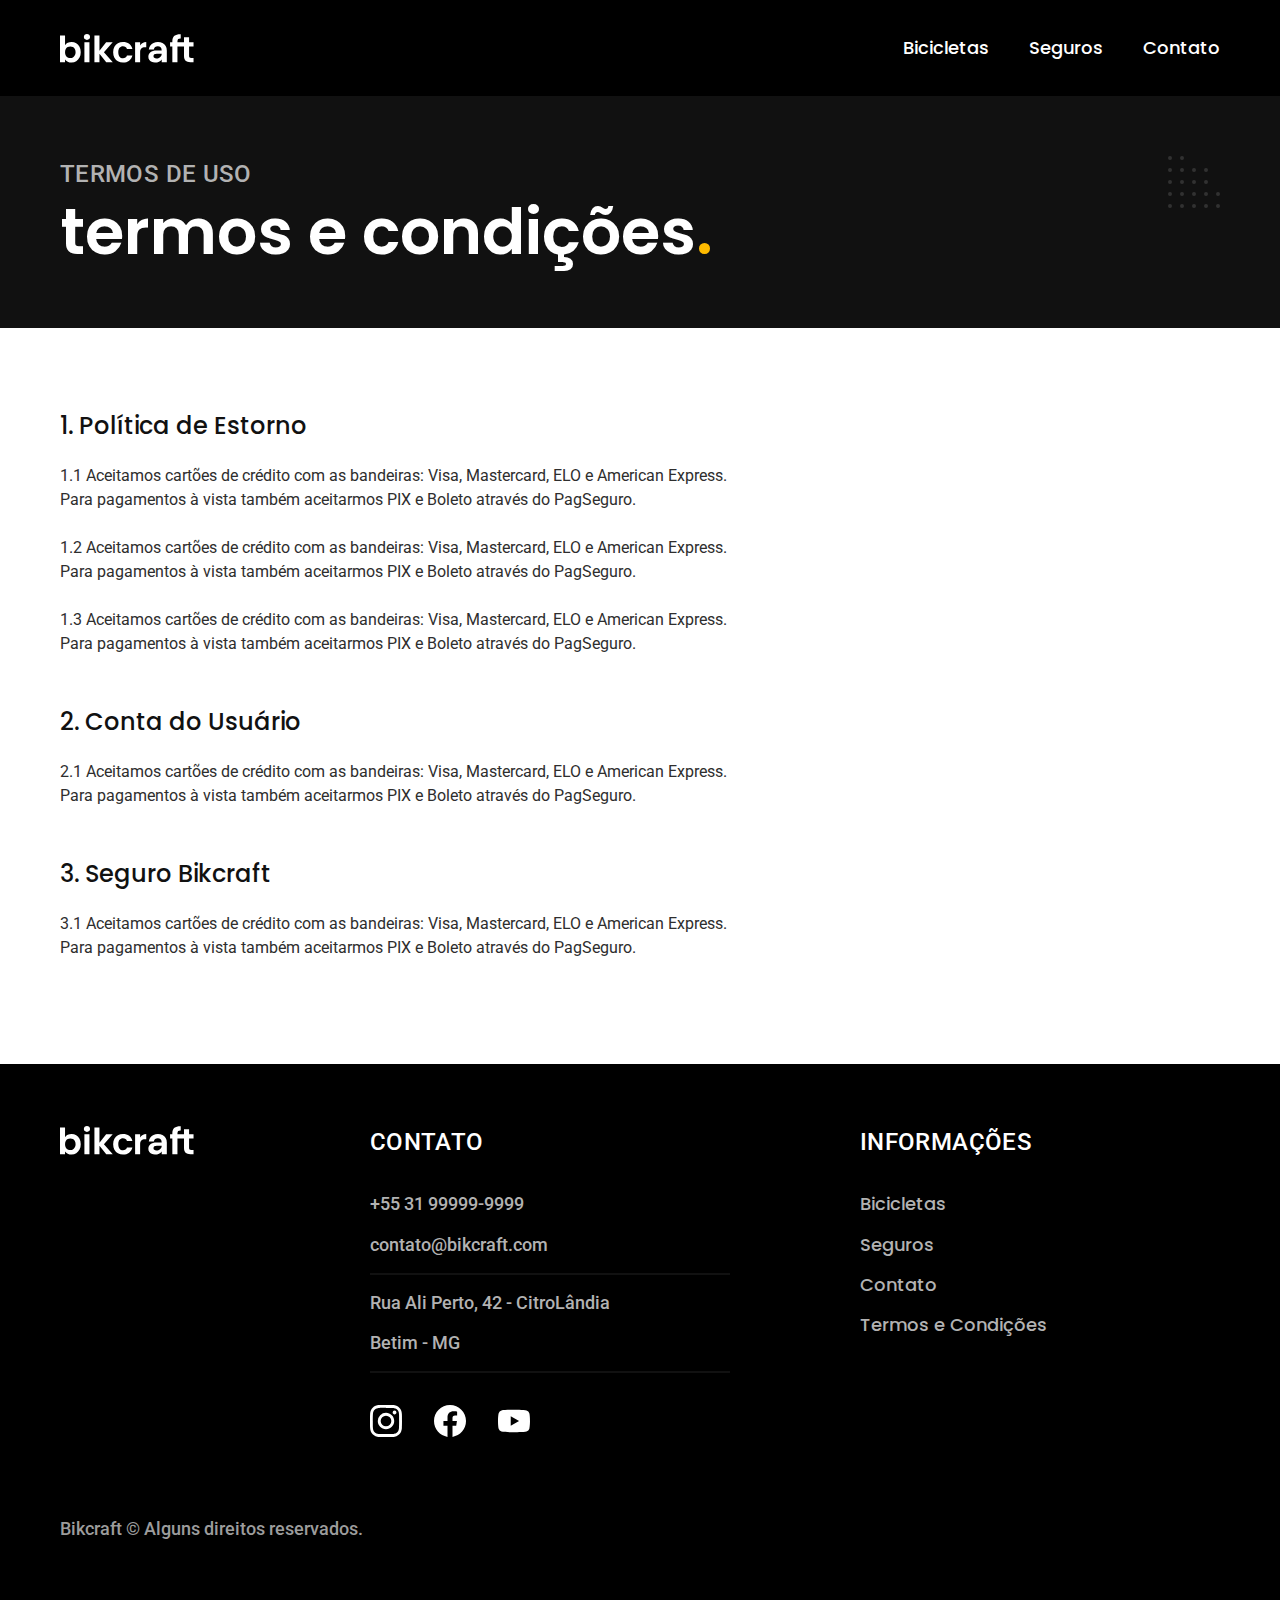
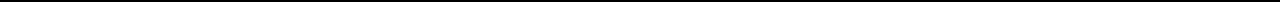
<file: policy.html>
<!DOCTYPE html>
<html lang="pt-br">

<head>
  <meta charset="UTF-8">
  <meta name="viewport" content="width=device-width, initial-scale=1.0">

  <link rel="icon" href="./favicon.svg" type="image/svg+xml">

  <title>Termos e Condições | Bikcraft</title>
  <meta name="description" content="Termos e Condições de uso da plataforma Bikcraft.">

  <link rel="preload" href="./css/style.min.css" as="style">
  <link rel="stylesheet" href="./css/style.min.css">

  <link rel="preconnect" href="https://fonts.googleapis.com">
  <link rel="preconnect" href="https://fonts.gstatic.com" crossorigin>
  <link href="https://fonts.googleapis.com/css2?family=Poppins:wght@400;500;600&family=Roboto:wght@400;500&family=Merriweather:ital,wght@1,900&display=swap" rel="stylesheet">
</head>

<body id="policy-page">
  <header class="header-bg">
    <div class="container header">
      <a href="./">
        <img src="./img/bikcraft.svg" alt="Bikcraft" width="136" height="32">
      </a>
      <nav aria-label="primária">
        <ul class="header-menu font-1-m">
          <li><a href="./bikes.html">Bicicletas</a></li>
          <li><a href="./insurance.html">Seguros</a></li>
          <li><a href="./contact.html">Contato</a></li>
        </ul>
      </nav>
    </div>
  </header>

  <main>
    <div class="page-title-bg">
      <div class="page-title container">
        <p class="font-2-l-b color-5">Termos de uso</p>
        <h1 class="font-1-xxl color-0">termos e condições<span class="color-p1">.</span></h1>
      </div>
    </div>
    <div class="policy-content container font-2-s color-10">
      <h2 class="font-1-l color-11">1. Política de Estorno</h2>
      <p>1.1 Aceitamos cartões de crédito com as bandeiras: Visa, Mastercard, ELO e American Express. Para pagamentos à vista também aceitarmos PIX e Boleto através do PagSeguro.</p>
      <p>1.2 Aceitamos cartões de crédito com as bandeiras: Visa, Mastercard, ELO e American Express. Para pagamentos à vista também aceitarmos PIX e Boleto através do PagSeguro.</p>
      <p>1.3 Aceitamos cartões de crédito com as bandeiras: Visa, Mastercard, ELO e American Express. Para pagamentos à vista também aceitarmos PIX e Boleto através do PagSeguro.</p>

      <h2 class="font-1-l color-11">2. Conta do Usuário</h2>
      <p>2.1 Aceitamos cartões de crédito com as bandeiras: Visa, Mastercard, ELO e American Express. Para pagamentos à vista também aceitarmos PIX e Boleto através do PagSeguro.</p>

      <h2 class="font-1-l color-11">3. Seguro Bikcraft</h2>
      <p>3.1 Aceitamos cartões de crédito com as bandeiras: Visa, Mastercard, ELO e American Express. Para pagamentos à vista também aceitarmos PIX e Boleto através do PagSeguro.</p>
    </div>
  </main>

  <footer class="footer-bg">
    <div class="footer container">
      <img src="./img/bikcraft.svg" alt="Bikcraft" width="136" height="32">
      <div class="footer-contact footer-section">
        <h3 class="font-2-l-b">Contato</h3>
        <ul class="font-2-m color-5">
          <li><a href="tel:+5531999999999">+55 31 99999-9999</a></li>
          <li><a href="mailto:contato@bikcraft.com">contato@bikcraft.com</a></li>
          <li>Rua Ali Perto, 42 - CitroLândia</li>
          <li>Betim - MG</li>
        </ul>
        <div class="footer-media-list">
          <a href="https://www.instagram.com"><img src="./img/redes/instagram.svg" alt="Instagram" width="32" height="32"></a>
          <a href="https://www.facebook.com"><img src="./img/redes/facebook.svg" alt="Facebook" width="32" height="32"></a>
          <a href="https://www.youtube.com"><img src="./img/redes/youtube.svg" alt="YouTube" width="32" height="32"></a>
        </div>
      </div>

      <div class="footer-section">
        <h3 class="font-2-l-b">Informações</h3>
        <nav>
          <ul class="font-1-m color-5">
            <li><a href="./bikes.html">Bicicletas</a></li>
            <li><a href="./insurance.html">Seguros</a></li>
            <li><a href="./contact.html">Contato</a></li>
            <li><a href="./policy.html">Termos e Condições</a></li>
          </ul>
        </nav>
      </div>

      <span class="footer-copy font-2-m color-6">Bikcraft © Alguns direitos reservados.</span>
    </div>
  </footer>

  <script src="./scripts/script.js"></script>
</body>

</html>
</file>
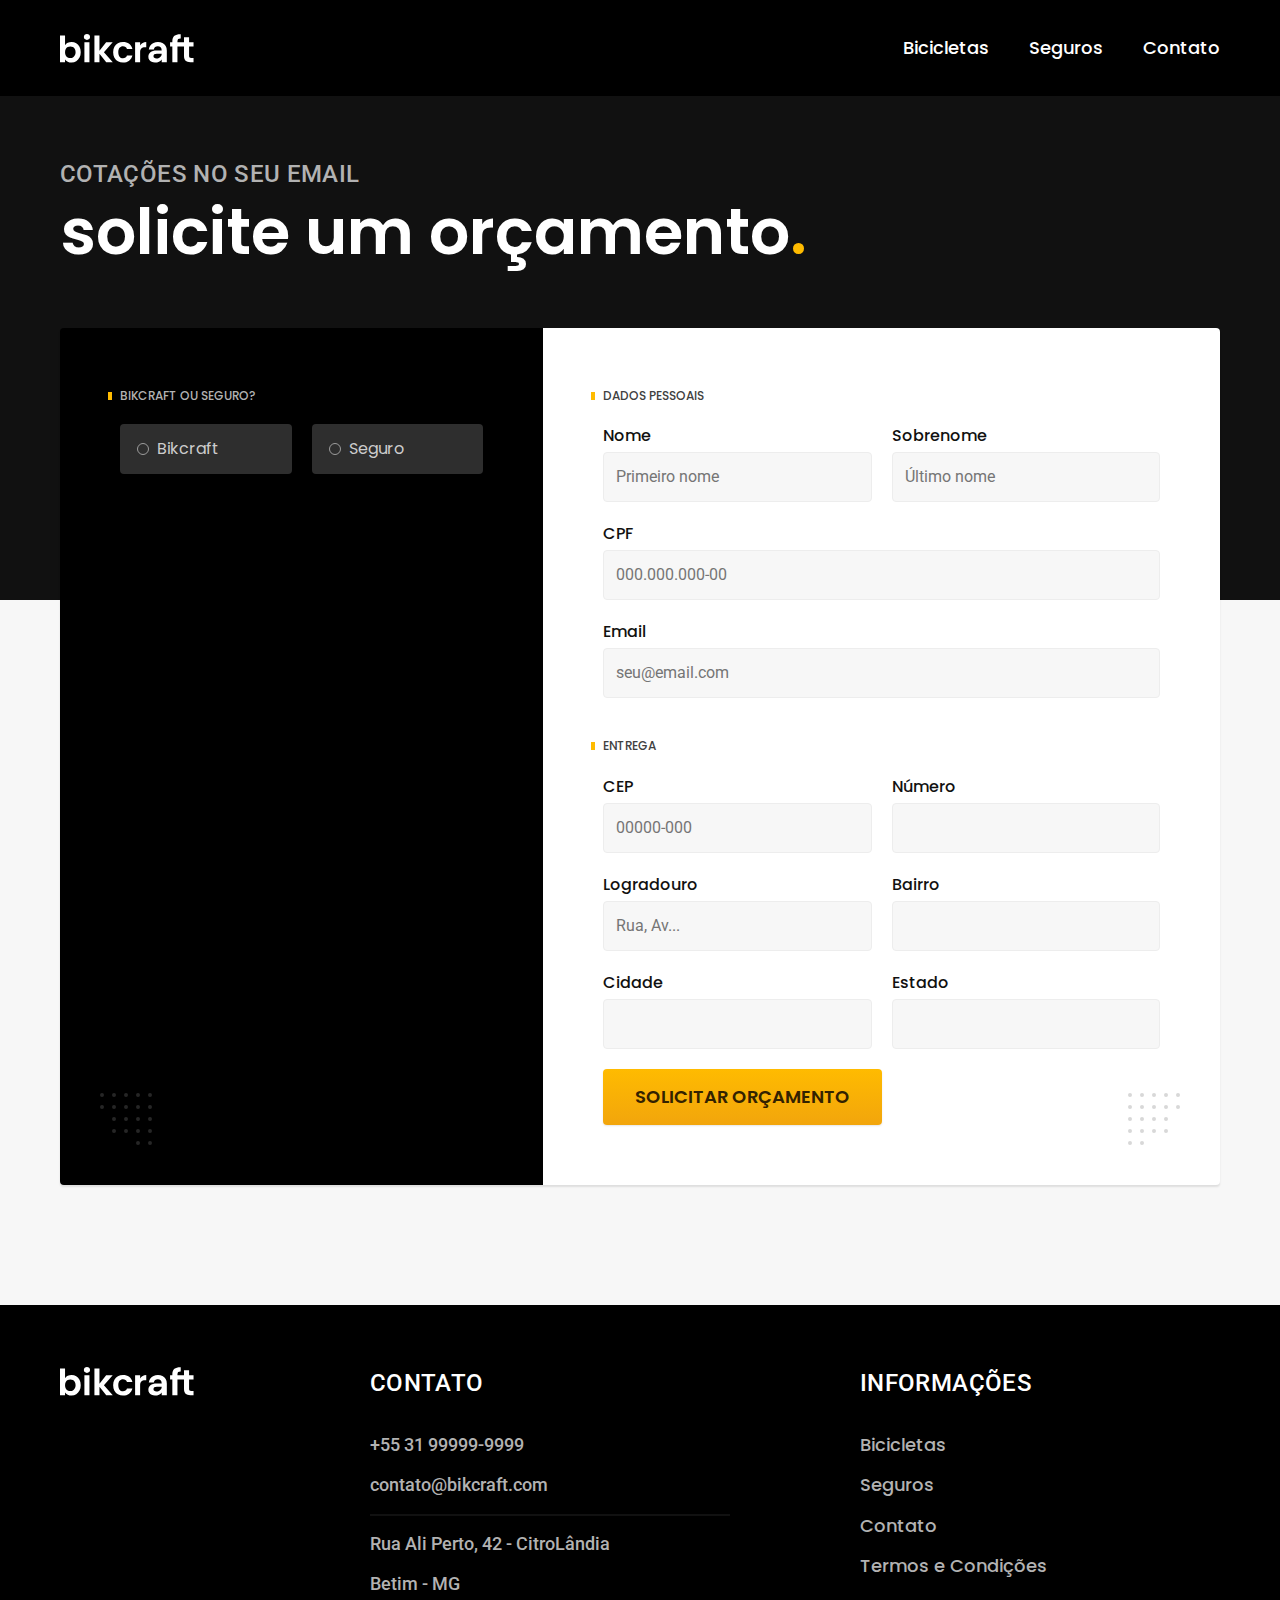
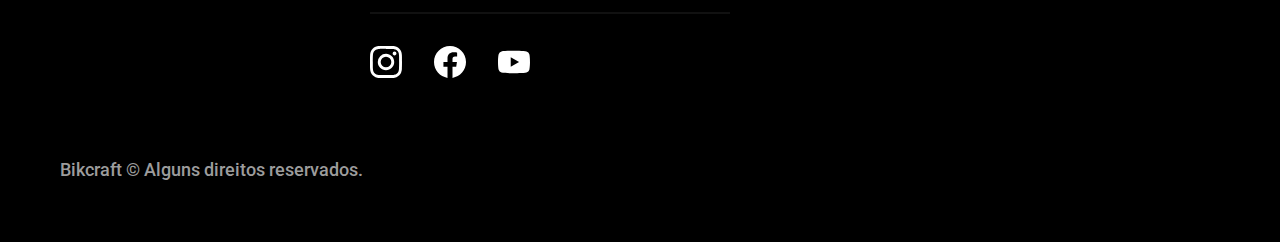
<file: price-quote.html>
<!DOCTYPE html>
<html lang="pt-br">

<head>
  <meta charset="UTF-8">
  <meta name="viewport" content="width=device-width, initial-scale=1.0">

  <link rel="icon" href="./favicon.svg" type="image/svg+xml">

  <title>Orçamento | Bikcraft</title>
  <meta name="description" content="Faça seu orçamento para adiquirir uma das melhores bicicletas do mercado.">

  <link rel="preload" href="./css/style.min.css" as="style">
  <link rel="stylesheet" href="./css/style.min.css">

  <link rel="preconnect" href="https://fonts.googleapis.com">
  <link rel="preconnect" href="https://fonts.gstatic.com" crossorigin>
  <link href="https://fonts.googleapis.com/css2?family=Poppins:wght@400;500;600&family=Roboto:wght@400;500&family=Merriweather:ital,wght@1,900&display=swap" rel="stylesheet">
</head>

<body id="quote-page">
  <header class="header-bg">
    <div class="container header">
      <a href="./">
        <img src="./img/bikcraft.svg" alt="Bikcraft" width="136" height="32">
      </a>
      <nav aria-label="primária">
        <ul class="header-menu font-1-m">
          <li><a href="./bikes.html">Bicicletas</a></li>
          <li><a href="./insurance.html">Seguros</a></li>
          <li><a href="./contact.html">Contato</a></li>
        </ul>
      </nav>
    </div>
  </header>

  <main>
    <div class="page-title container">
      <p class="font-2-l-b color-5">Cotações no seu email</p>
      <h1 class="font-1-xxl color-0">solicite um orçamento<span class="color-p1">.</span></h1>
    </div>

    <form class="quote container">
      <div class="quote-product form">
        <h2 class="font-1-xs color-5">Bikcraft ou seguro?</h2>
        <input type="radio" name="type" value="bikcraft" id="bikcraft">
        <label for="bikcraft">Bikcraft</label>

        <input type="radio" name="type" value="insurance" id="insurance">
        <label for="insurance">Seguro</label>

        <div class="quote-content" id="quote-bikcraft">
          <h2 class="font-1-xs color-5">Escolha a sua:</h2>
          <input type="radio" name="product" value="nimbus" id="nimbus">
          <label for="nimbus">Nimbus Stark <span>R$ 4.999</span></label>
          <div class="quote-details">
            <ul class="font-1-xs color-8">
              <li><img src="./img/icones/eletrica.svg" alt="" width="16" height="16">Motor elétrico</li>
              <li><img src="./img/icones/carbono.svg" alt="" width="16" height="16">Fibra de carbono</li>
              <li><img src="./img/icones/velocidade.svg" alt="" width="16" height="16">50 km/h</li>
              <li><img src="./img/icones/rastreador.svg" alt="" width="16" height="16">Rastreador</li>
            </ul>
            <img src="./img/bicicletas/nimbus.jpg" alt="" width="1120" height="680">
          </div>

          <input type="radio" name="product" value="magic" id="magic">
          <label for="magic">Magic Might <span>R$ 2.499</span></label>
          <div class="quote-details">
            <ul class="font-1-xs color-8">
              <li><img src="./img/icones/eletrica.svg" alt="" width="16" height="16">Motor elétrico</li>
              <li><img src="./img/icones/carbono.svg" alt="" width="16" height="16">Fibra de carbono</li>
              <li><img src="./img/icones/velocidade.svg" alt="" width="16" height="16">45 km/h</li>
              <li><img src="./img/icones/rastreador.svg" alt="" width="16" height="16">Rastreador</li>
            </ul>
            <img src="./img/bicicletas/magic.jpg" alt="" width="1120" height="680">
          </div>

          <input type="radio" name="product" value="nebula" id="nebula">
          <label for="nebula">Nebula Cosmic <span>R$ 3.999</span></label>
          <div class="quote-details">
            <ul class="font-1-xs color-8">
              <li><img src="./img/icones/eletrica.svg" alt="" width="16" height="16">Motor elétrico</li>
              <li><img src="./img/icones/carbono.svg" alt="" width="16" height="16">Fibra de carbono</li>
              <li><img src="./img/icones/velocidade.svg" alt="" width="16" height="16">40 km/h</li>
              <li><img src="./img/icones/rastreador.svg" alt="" width="16" height="16">Rastreador</li>
            </ul>
            <img src="./img/bicicletas/nebula.jpg" alt="" width="1120" height="680">
          </div>
        </div>

        <div class="quote-content" id="quote-insurance">
          <h2 class="font-1-xs color-5">Escolha o plano:</h2>
          <input type="radio" name="product" value="silver" id="silver">
          <label for="silver">Prata <span>R$ 199</span></label>

          <input type="radio" name="product" value="gold" id="gold">
          <label for="gold">Ouro <span>R$ 299</span></label>
        </div>
      </div>

      <div class="quote-form form">
        <h2 class="font-1-xs color-9 col-max">Dados pessoais</h2>
        <div>
          <label for="name">Nome</label>
          <input type="text" id="name" name="name" placeholder="Primeiro nome">
        </div>
        <div>
          <label for="lastname">Sobrenome</label>
          <input type="text" id="lastname" name="lastname" placeholder="Último nome">
        </div>
        <div class="col-max">
          <label for="cpf">CPF</label>
          <input type="text" id="cpf" name="cpf" placeholder="000.000.000-00">
        </div>
        <div class="col-max">
          <label for="email">Email</label>
          <input type="email" id="email" name="email" placeholder="seu@email.com">
        </div>

        <h2 class="font-1-xs color-9 col-max">Entrega</h2>
        <div>
          <label for="cep">CEP</label>
          <input type="text" id="cep" name="cep" placeholder="00000-000">
        </div>
        <div>
          <label for="number">Número</label>
          <input type="number" id="number" name="number">
        </div>
        <div>
          <label for="logradouro">Logradouro</label>
          <input type="text" id="logradouro" name="logradouro" placeholder="Rua, Av...">
        </div>
        <div>
          <label for="district">Bairro</label>
          <input type="text" id="district" name="district">
        </div>
        <div>
          <label for="city">Cidade</label>
          <input type="text" id="city" name="city">
        </div>
        <div>
          <label for="state">Estado</label>
          <input type="text" id="state" name="state">
        </div>

        <button class="button col-max">Solicitar orçamento</button>
      </div>
    </form>
  </main>

  <footer class="footer-bg">
    <div class="footer container">
      <img src="./img/bikcraft.svg" alt="Bikcraft" width="136" height="32">
      <div class="footer-contact footer-section">
        <h3 class="font-2-l-b">Contato</h3>
        <ul class="font-2-m color-5">
          <li><a href="tel:+5531999999999">+55 31 99999-9999</a></li>
          <li><a href="mailto:contato@bikcraft.com">contato@bikcraft.com</a></li>
          <li>Rua Ali Perto, 42 - CitroLândia</li>
          <li>Betim - MG</li>
        </ul>
        <div class="footer-media-list">
          <a href="https://www.instagram.com"><img src="./img/redes/instagram.svg" alt="Instagram" width="32" height="32"></a>
          <a href="https://www.facebook.com"><img src="./img/redes/facebook.svg" alt="Facebook" width="32" height="32"></a>
          <a href="https://www.youtube.com"><img src="./img/redes/youtube.svg" alt="YouTube" width="32" height="32"></a>
        </div>
      </div>

      <div class="footer-section">
        <h3 class="font-2-l-b">Informações</h3>
        <nav>
          <ul class="font-1-m color-5">
            <li><a href="./bikes.html">Bicicletas</a></li>
            <li><a href="./insurance.html">Seguros</a></li>
            <li><a href="./contact.html">Contato</a></li>
            <li><a href="./policy.html">Termos e Condições</a></li>
          </ul>
        </nav>
      </div>

      <span class="footer-copy font-2-m color-6">Bikcraft © Alguns direitos reservados.</span>
    </div>
  </footer>

  <script src="./scripts/script.js"></script>
</body>

</html>
</file>
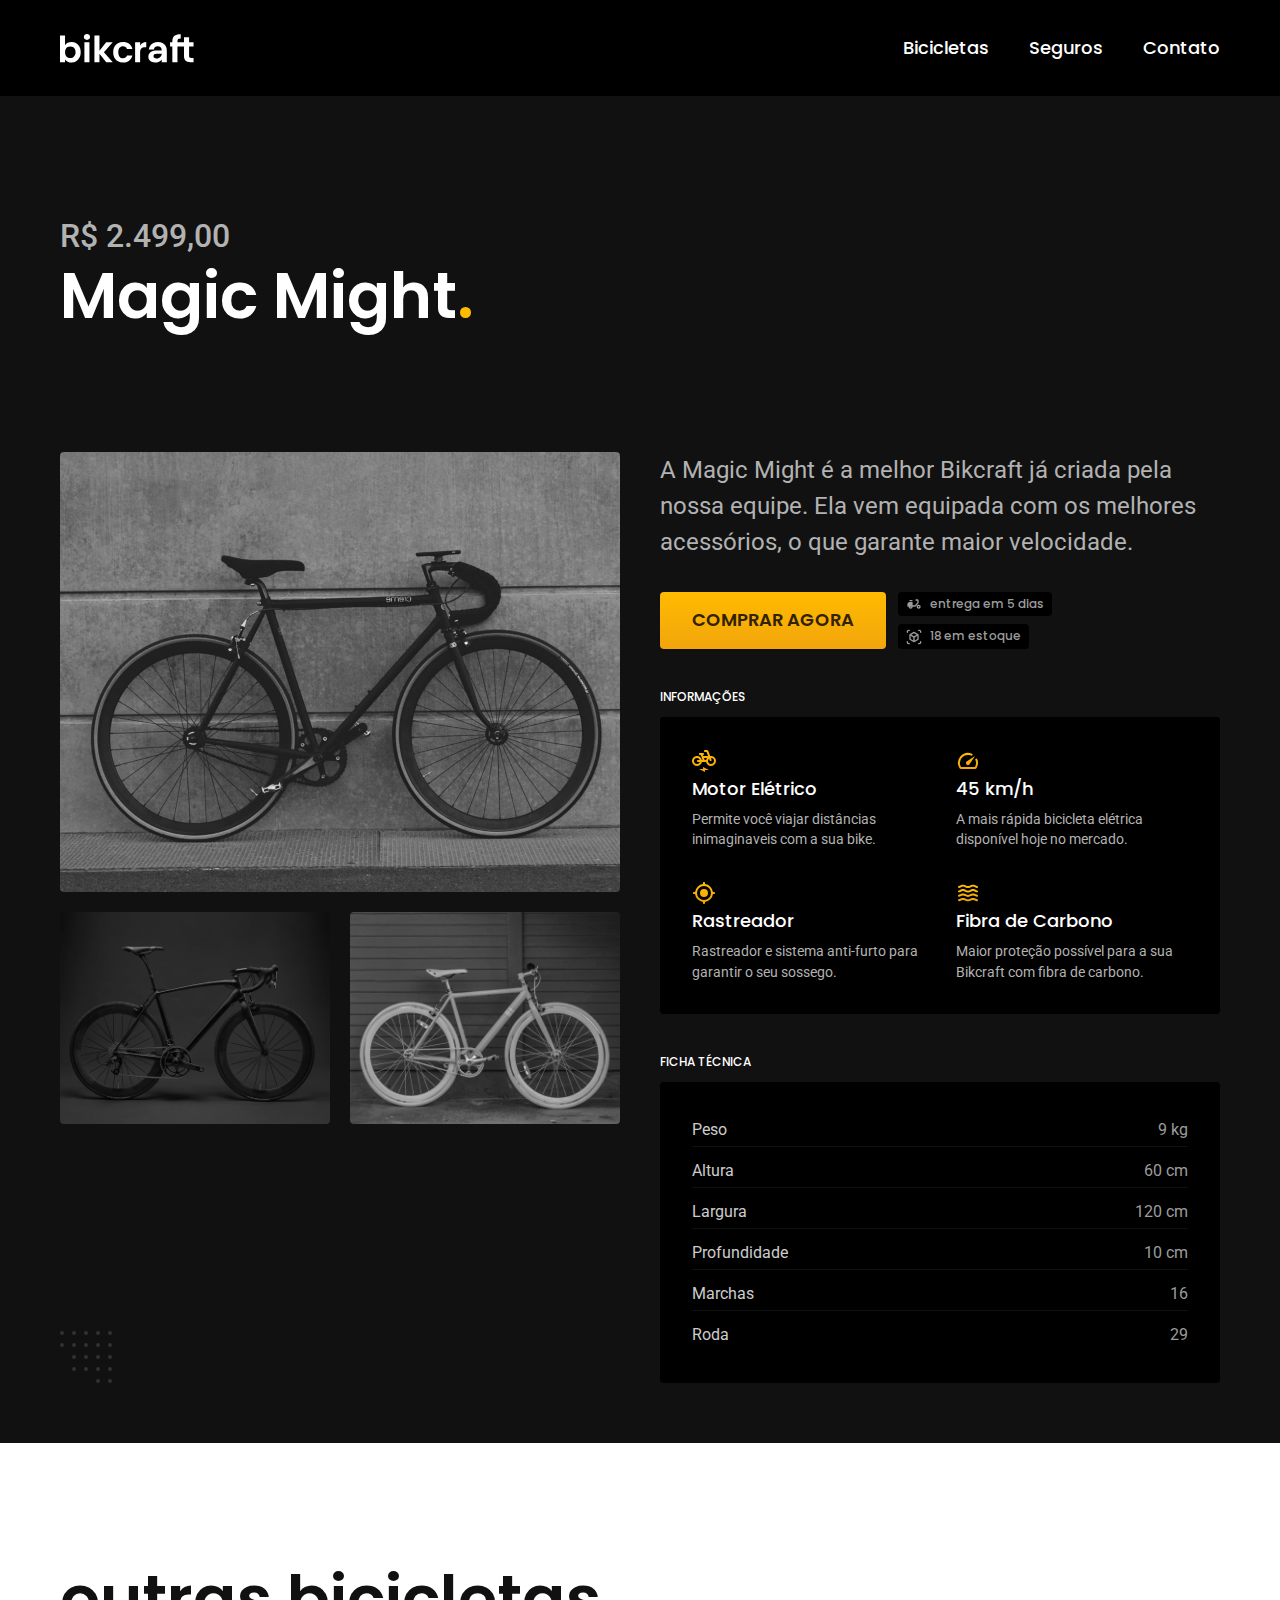
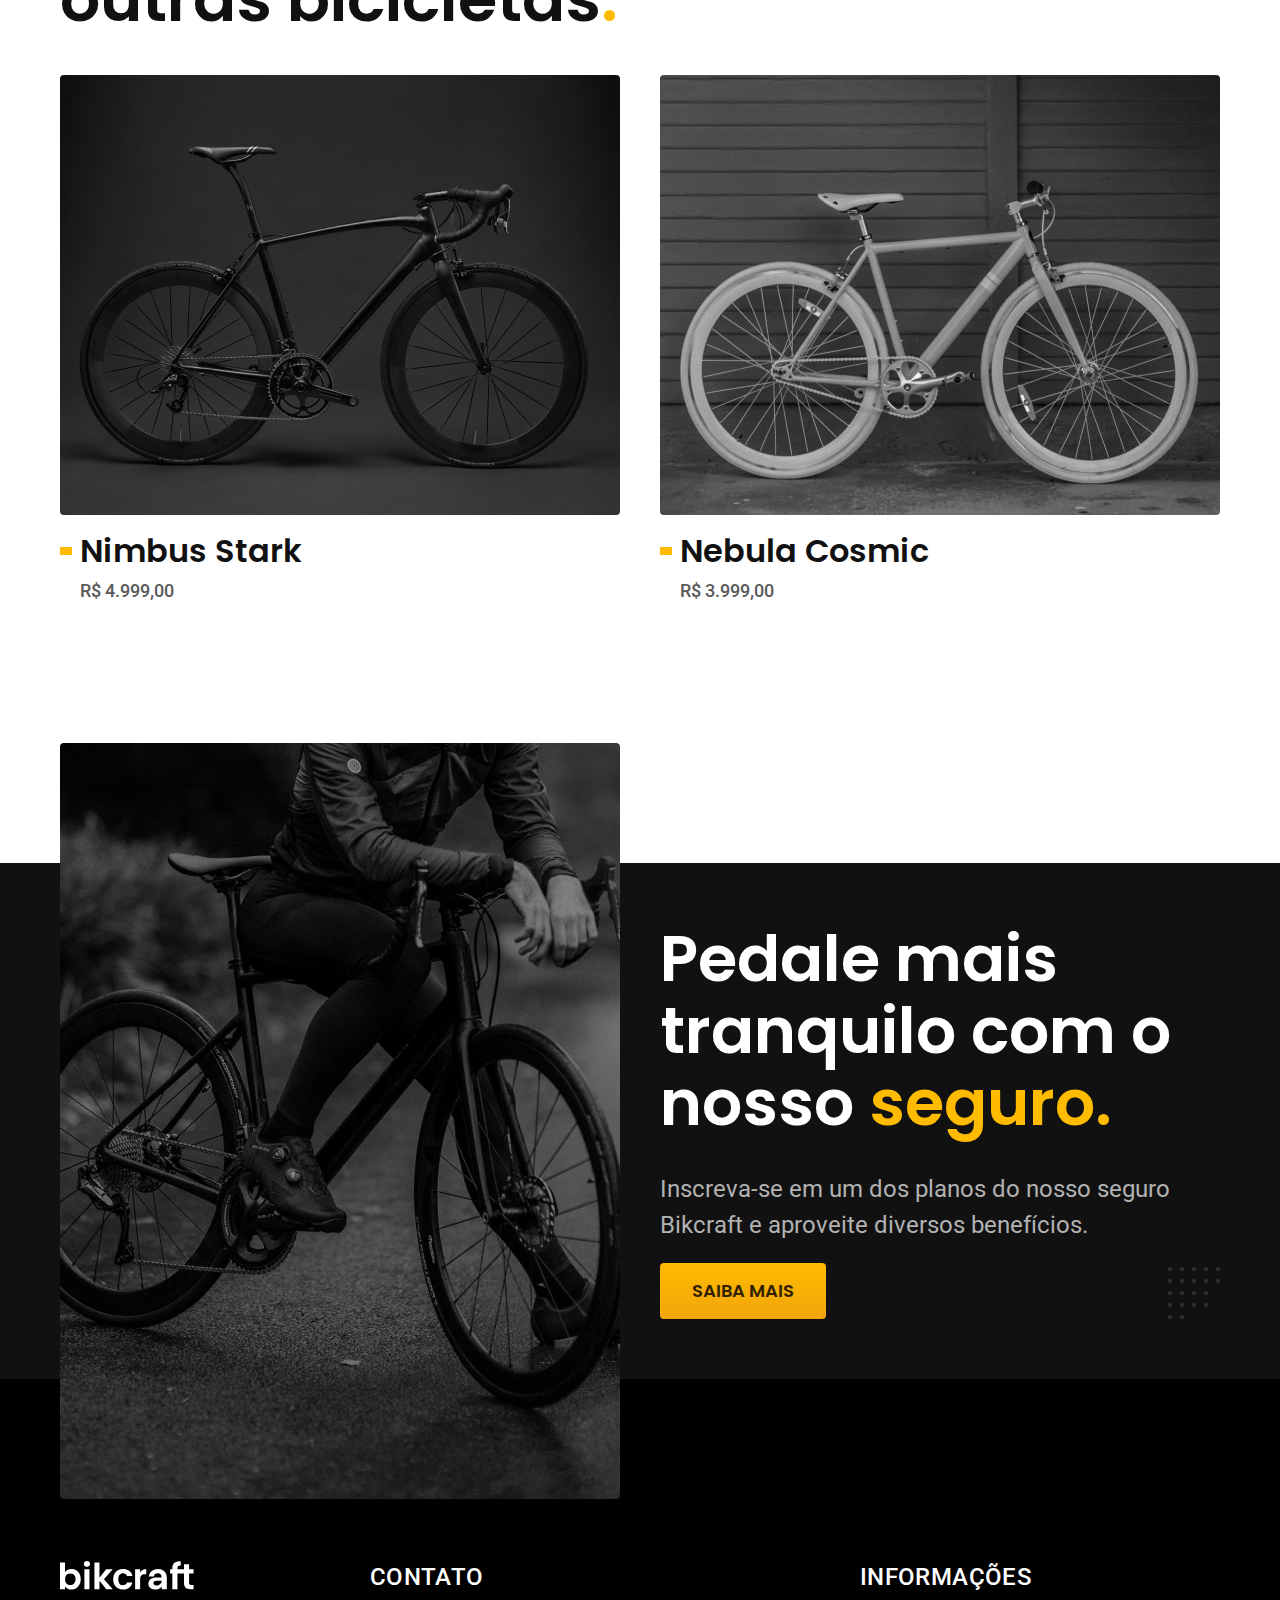
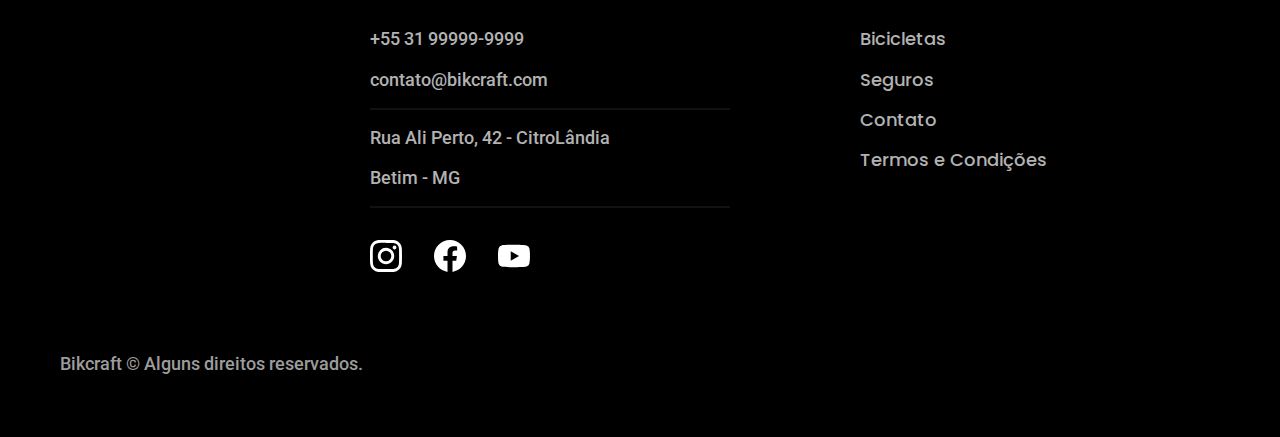
<file: bikes/magic.html>
<!DOCTYPE html>
<html lang="pt-br">

<head>
  <meta charset="UTF-8">
  <meta name="viewport" content="width=device-width, initial-scale=1.0">

  <link rel="icon" href="../favicon.svg" type="image/svg+xml">

  <title>Magic Might | Bikcraft</title>
  <meta name="description" content="A Magic Might é a melhor Bikcraft já criada pela nossa equipe. Ela vem equipada com os melhores acessórios, o que garante maior velocidade.">

  <link rel="preload" href="../css/style.min.css" as="style">
  <link rel="stylesheet" href="../css/style.min.css">

  <link rel="preconnect" href="https://fonts.googleapis.com">
  <link rel="preconnect" href="https://fonts.gstatic.com" crossorigin>
  <link href="https://fonts.googleapis.com/css2?family=Poppins:wght@400;500;600&family=Roboto:wght@400;500&family=Merriweather:ital,wght@1,900&display=swap" rel="stylesheet">
</head>

<body id="bike-page">
  <header class="header-bg">
    <div class="container header">
      <a href="../">
        <img src="../img/bikcraft.svg" alt="Bikcraft" width="136" height="32">
      </a>
      <nav aria-label="primária">
        <ul class="header-menu font-1-m">
          <li><a href="../bikes.html">Bicicletas</a></li>
          <li><a href="../insurance.html">Seguros</a></li>
          <li><a href="../contact.html">Contato</a></li>
        </ul>
      </nav>
    </div>
  </header>

  <main class="bike-bg">
    <div class="bike container">
      <div class="page-title">
        <p class="font-2-xl color-5">R$ 2.499,00</p>
        <h1 class="font-1-xxl color-0">Magic Might<span class="color-p1">.</span></h1>
      </div>

      <div class="bike-galery">
        <img src="../img/bicicleta/nimbus2.jpg" alt="" width="1120" height="880">
        <img src="../img/bicicleta/nimbus1.jpg" alt="" width="1120" height="880">
        <img src="../img/bicicleta/nimbus3.jpg" alt="" width="1120" height="880">
      </div>

      <div class="bike-details">
        <p class="font-2-l color-5">A Magic Might é a melhor Bikcraft já criada pela nossa equipe. Ela vem equipada com os melhores acessórios, o que garante maior velocidade.</p>

        <div class="bike-buy">
          <a class="button" href="../price-quote.html?type=bikcraft&product=magic">Comprar agora</a>
          <span class="font-1-xs color-6"><img src="../img/icones/entrega.svg" alt="" width="16" height="16">entrega em 5 dias</span>
          <span class="font-1-xs color-6"><img src="../img/icones/estoque.svg" alt="" width="16" height="16">18 em estoque</span>
        </div>

        <h2 class="font-1-xs">Informações</h2>
        <ul class="bike-info bike-card font-2-xs color-5">
          <li>
            <img src="../img//icones/eletrica.svg" alt="" width="24" height="24">
            <h3 class="font-1-m color-0">Motor Elétrico</h3>
            <p>Permite você viajar distâncias inimaginaveis com a sua bike.</p>
          </li>
          <li>
            <img src="../img//icones/velocidade.svg" alt="" width="24" height="24">
            <h3 class="font-1-m color-0">45 km/h</h3>
            <p>A mais rápida bicicleta elétrica disponível hoje no mercado.</p>
          </li>
          <li>
            <img src="../img//icones/rastreador.svg" alt="" width="24" height="24">
            <h3 class="font-1-m color-0">Rastreador</h3>
            <p>Rastreador e sistema anti-furto para garantir o seu sossego.</p>
          </li>
          <li>
            <img src="../img//icones/carbono.svg" alt="" width="24" height="24">
            <h3 class="font-1-m color-0">Fibra de Carbono</h3>
            <p>Maior proteção possível para a sua Bikcraft com fibra de carbono.</p>
          </li>
        </ul>

        <h2 class="font-1-xs">Ficha Técnica</h2>
        <ul class="bike-data bike-card font-2-s color-4">
          <li>Peso <span>9 kg</span></li>
          <li>Altura <span>60 cm</span></li>
          <li>Largura <span>120 cm</span></li>
          <li>Profundidade <span>10 cm</span></li>
          <li>Marchas <span>16</span></li>
          <li>Roda <span>29</span></li>
        </ul>
      </div>
    </div>
  </main>

  <article class="bike-list container">
    <h2 class="font-1-xxl">outras bicicletas<span class="color-p1">.</span></h2>
    <ul>
      <li>
        <a href="./nimbus.html">
          <img src="../img/bicicleta/nimbus1.jpg" alt="Bicicleta Nimbus" width="1120" height="880">
          <div>
            <h3 class="font-1-xl">Nimbus Stark</h3>
            <span class="font-2-m color-8">R$ 4.999,00</span>
          </div>
        </a>
      </li>

      <li>
        <a href="./nebula.html">
          <img src="../img/bicicleta/nimbus3.jpg" alt="Bicicleta Nebula" width="1120" height="880">
          <div>
            <h3 class="font-1-xl">Nebula Cosmic</h3>
            <span class="font-2-m color-8">R$ 3.999,00</span>
          </div>
        </a>
      </li>
    </ul>
  </article>

  <article class="bike-bg bike-insurance-bg">
    <div class="bike-insurance container">
      <div class="bike-insurance-img">
        <img src="../img/fotos/seguros.jpg" alt="Bicicleta preta" width="1360" height="1512">
      </div>
      <div class="bike-insurance-content">
        <h2 class="font-1-xxl">Pedale mais tranquilo com o nosso <span class="color-p1">seguro.</span></h2>
        <p class="font-2-l color-5">Inscreva-se em um dos planos do nosso seguro Bikcraft e aproveite diversos benefícios.</p>
        <a class="button" href="../policy.html">Saiba mais</a>
      </div>
    </div>
  </article>

  <footer class="footer-bg">
    <div class="footer container">
      <img src="../img/bikcraft.svg" alt="Bikcraft" width="136" height="32">
      <div class="footer-contact footer-section">
        <h3 class="font-2-l-b">Contato</h3>
        <ul class="font-2-m color-5">
          <li><a href="tel:+5531999999999">+55 31 99999-9999</a></li>
          <li><a href="mailto:contato@bikcraft.com">contato@bikcraft.com</a></li>
          <li>Rua Ali Perto, 42 - CitroLândia</li>
          <li>Betim - MG</li>
        </ul>
        <div class="footer-media-list">
          <a href="https://www.instagram.com"><img src="../img/redes/instagram.svg" alt="Instagram" width="32" height="32"></a>
          <a href="https://www.facebook.com"><img src="../img/redes/facebook.svg" alt="Facebook" width="32" height="32"></a>
          <a href="https://www.youtube.com"><img src="../img/redes/youtube.svg" alt="YouTube" width="32" height="32"></a>
        </div>
      </div>

      <div class="footer-section">
        <h3 class="font-2-l-b">Informações</h3>
        <nav>
          <ul class="font-1-m color-5">
            <li><a href="../bikes.html">Bicicletas</a></li>
            <li><a href="../insurance.html">Seguros</a></li>
            <li><a href="../contact.html">Contato</a></li>
            <li><a href="../policy.html">Termos e Condições</a></li>
          </ul>
        </nav>
      </div>

      <span class="footer-copy font-2-m color-6">Bikcraft © Alguns direitos reservados.</span>
    </div>
  </footer>

  <script src="../scripts/script.js"></script>
</body>

</html>
</file>
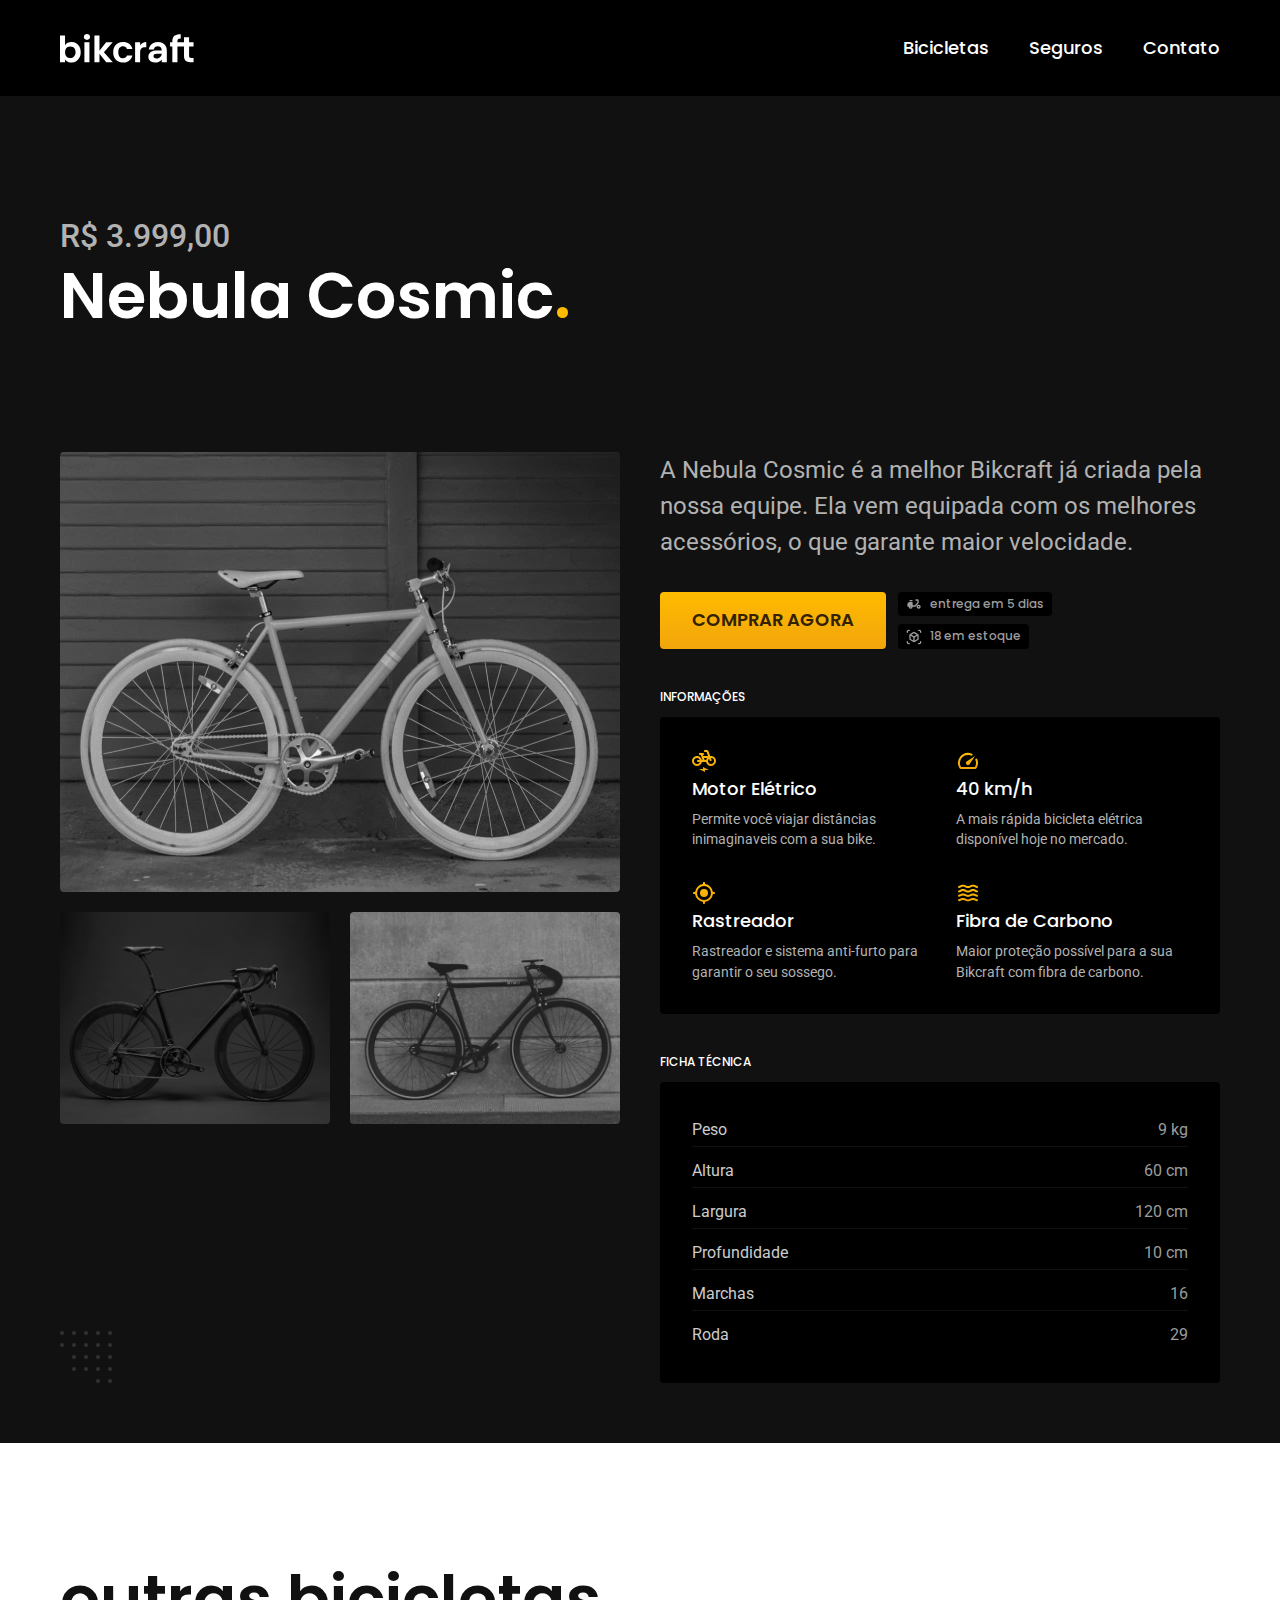
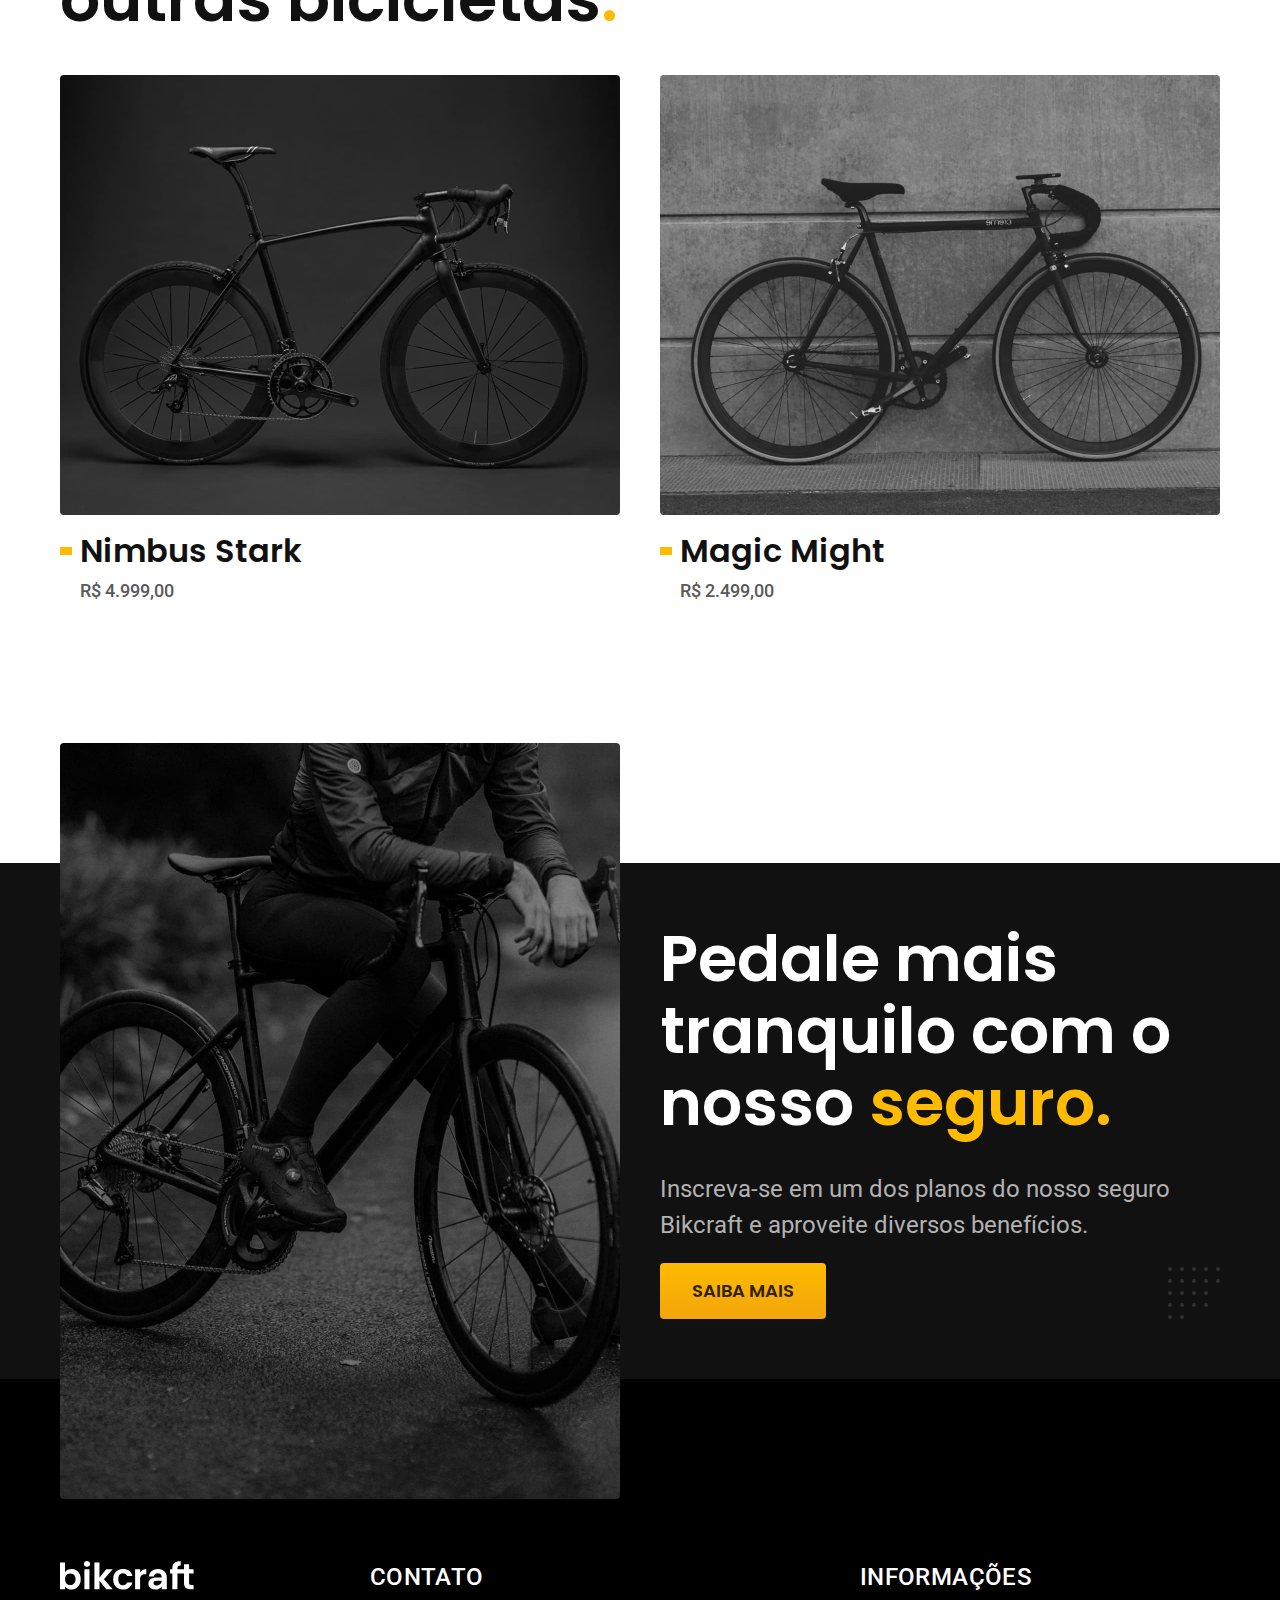
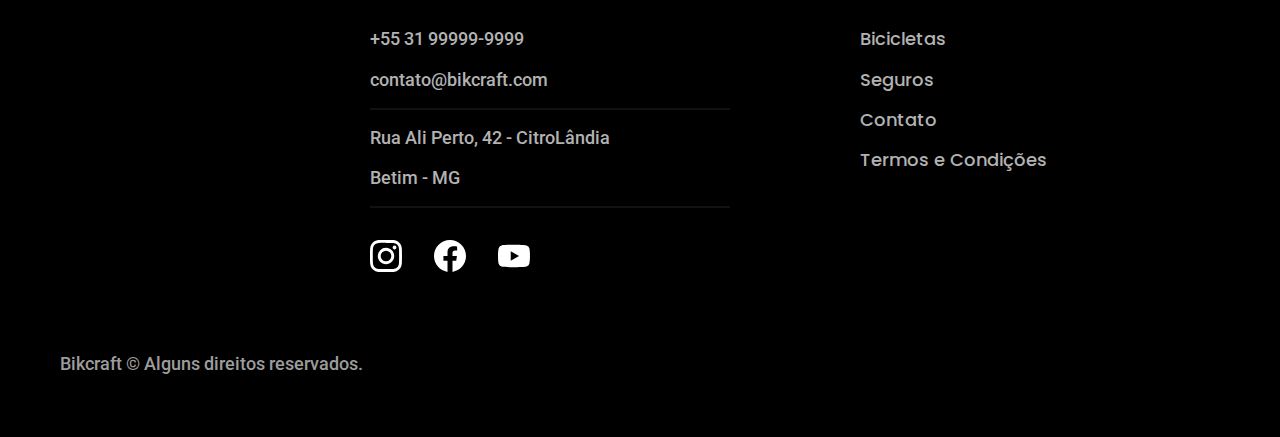
<file: bikes/nebula.html>
<!DOCTYPE html>
<html lang="pt-br">

<head>
  <meta charset="UTF-8">
  <meta name="viewport" content="width=device-width, initial-scale=1.0">

  <link rel="icon" href="../favicon.svg" type="image/svg+xml">

  <title>Nebula Cosmic | Bikcraft</title>
  <meta name="description" content="A Nebula Cosmic é a melhor Bikcraft já criada pela nossa equipe. Ela vem equipada com os melhores acessórios, o que garante maior velocidade.">

  <link rel="preload" href="../css/style.min.css" as="style">
  <link rel="stylesheet" href="../css/style.min.css">

  <link rel="preconnect" href="https://fonts.googleapis.com">
  <link rel="preconnect" href="https://fonts.gstatic.com" crossorigin>
  <link href="https://fonts.googleapis.com/css2?family=Poppins:wght@400;500;600&family=Roboto:wght@400;500&family=Merriweather:ital,wght@1,900&display=swap" rel="stylesheet">
</head>

<body id="bike-page">
  <header class="header-bg">
    <div class="container header">
      <a href="../">
        <img src="../img/bikcraft.svg" alt="Bikcraft" width="136" height="32">
      </a>
      <nav aria-label="primária">
        <ul class="header-menu font-1-m">
          <li><a href="../bikes.html">Bicicletas</a></li>
          <li><a href="../insurance.html">Seguros</a></li>
          <li><a href="../contact.html">Contato</a></li>
        </ul>
      </nav>
    </div>
  </header>

  <main class="bike-bg">
    <div class="bike container">
      <div class="page-title">
        <p class="font-2-xl color-5">R$ 3.999,00</p>
        <h1 class="font-1-xxl color-0">Nebula Cosmic<span class="color-p1">.</span></h1>
      </div>

      <div class="bike-galery">
        <img src="../img/bicicleta/nimbus3.jpg" alt="" width="1120" height="880">
        <img src="../img/bicicleta/nimbus1.jpg" alt="" width="1120" height="880">
        <img src="../img/bicicleta/nimbus2.jpg" alt="" width="1120" height="880">
      </div>

      <div class="bike-details">
        <p class="font-2-l color-5">A Nebula Cosmic é a melhor Bikcraft já criada pela nossa equipe. Ela vem equipada com os melhores acessórios, o que garante maior velocidade.</p>

        <div class="bike-buy">
          <a class="button" href="../price-quote.html?type=bikcraft&product=nebula">Comprar agora</a>
          <span class="font-1-xs color-6"><img src="../img/icones/entrega.svg" alt="" width="16" height="16">entrega em 5 dias</span>
          <span class="font-1-xs color-6"><img src="../img/icones/estoque.svg" alt="" width="16" height="16">18 em estoque</span>
        </div>

        <h2 class="font-1-xs">Informações</h2>
        <ul class="bike-info bike-card font-2-xs color-5">
          <li>
            <img src="../img//icones/eletrica.svg" alt="" width="24" height="24">
            <h3 class="font-1-m color-0">Motor Elétrico</h3>
            <p>Permite você viajar distâncias inimaginaveis com a sua bike.</p>
          </li>
          <li>
            <img src="../img//icones/velocidade.svg" alt="" width="24" height="24">
            <h3 class="font-1-m color-0">40 km/h</h3>
            <p>A mais rápida bicicleta elétrica disponível hoje no mercado.</p>
          </li>
          <li>
            <img src="../img//icones/rastreador.svg" alt="" width="24" height="24">
            <h3 class="font-1-m color-0">Rastreador</h3>
            <p>Rastreador e sistema anti-furto para garantir o seu sossego.</p>
          </li>
          <li>
            <img src="../img//icones/carbono.svg" alt="" width="24" height="24">
            <h3 class="font-1-m color-0">Fibra de Carbono</h3>
            <p>Maior proteção possível para a sua Bikcraft com fibra de carbono.</p>
          </li>
        </ul>

        <h2 class="font-1-xs">Ficha Técnica</h2>
        <ul class="bike-data bike-card font-2-s color-4">
          <li>Peso <span>9 kg</span></li>
          <li>Altura <span>60 cm</span></li>
          <li>Largura <span>120 cm</span></li>
          <li>Profundidade <span>10 cm</span></li>
          <li>Marchas <span>16</span></li>
          <li>Roda <span>29</span></li>
        </ul>
      </div>
    </div>
  </main>

  <article class="bike-list container">
    <h2 class="font-1-xxl">outras bicicletas<span class="color-p1">.</span></h2>
    <ul>
      <li>
        <a href="./nimbus.html">
          <img src="../img/bicicleta/nimbus1.jpg" alt="Bicicleta Nimbus" width="1120" height="880">
          <div>
            <h3 class="font-1-xl">Nimbus Stark</h3>
            <span class="font-2-m color-8">R$ 4.999,00</span>
          </div>
        </a>
      </li>

      <li>
        <a href="./magic.html">
          <img src="../img/bicicleta/nimbus2.jpg" alt="Bicicleta Nebula" width="1120" height="880">
          <div>
            <h3 class="font-1-xl">Magic Might</h3>
            <span class="font-2-m color-8">R$ 2.499,00</span>
          </div>
        </a>
      </li>
    </ul>
  </article>

  <article class="bike-bg bike-insurance-bg">
    <div class="bike-insurance container">
      <div class="bike-insurance-img">
        <img src="../img/fotos/seguros.jpg" alt="Bicicleta preta" width="1360" height="1512">
      </div>
      <div class="bike-insurance-content">
        <h2 class="font-1-xxl">Pedale mais tranquilo com o nosso <span class="color-p1">seguro.</span></h2>
        <p class="font-2-l color-5">Inscreva-se em um dos planos do nosso seguro Bikcraft e aproveite diversos benefícios.</p>
        <a class="button" href="../policy.html">Saiba mais</a>
      </div>
    </div>
  </article>

  <footer class="footer-bg">
    <div class="footer container">
      <img src="../img/bikcraft.svg" alt="Bikcraft" width="136" height="32">
      <div class="footer-contact footer-section">
        <h3 class="font-2-l-b">Contato</h3>
        <ul class="font-2-m color-5">
          <li><a href="tel:+5531999999999">+55 31 99999-9999</a></li>
          <li><a href="mailto:contato@bikcraft.com">contato@bikcraft.com</a></li>
          <li>Rua Ali Perto, 42 - CitroLândia</li>
          <li>Betim - MG</li>
        </ul>
        <div class="footer-media-list">
          <a href="https://www.instagram.com"><img src="../img/redes/instagram.svg" alt="Instagram" width="32" height="32"></a>
          <a href="https://www.facebook.com"><img src="../img/redes/facebook.svg" alt="Facebook" width="32" height="32"></a>
          <a href="https://www.youtube.com"><img src="../img/redes/youtube.svg" alt="YouTube" width="32" height="32"></a>
        </div>
      </div>

      <div class="footer-section">
        <h3 class="font-2-l-b">Informações</h3>
        <nav>
          <ul class="font-1-m color-5">
            <li><a href="../bikes.html">Bicicletas</a></li>
            <li><a href="../insurance.html">Seguros</a></li>
            <li><a href="../contact.html">Contato</a></li>
            <li><a href="../policy.html">Termos e Condições</a></li>
          </ul>
        </nav>
      </div>

      <span class="footer-copy font-2-m color-6">Bikcraft © Alguns direitos reservados.</span>
    </div>
  </footer>

  <script src="../scripts/script.js"></script>
</body>

</html>
</file>
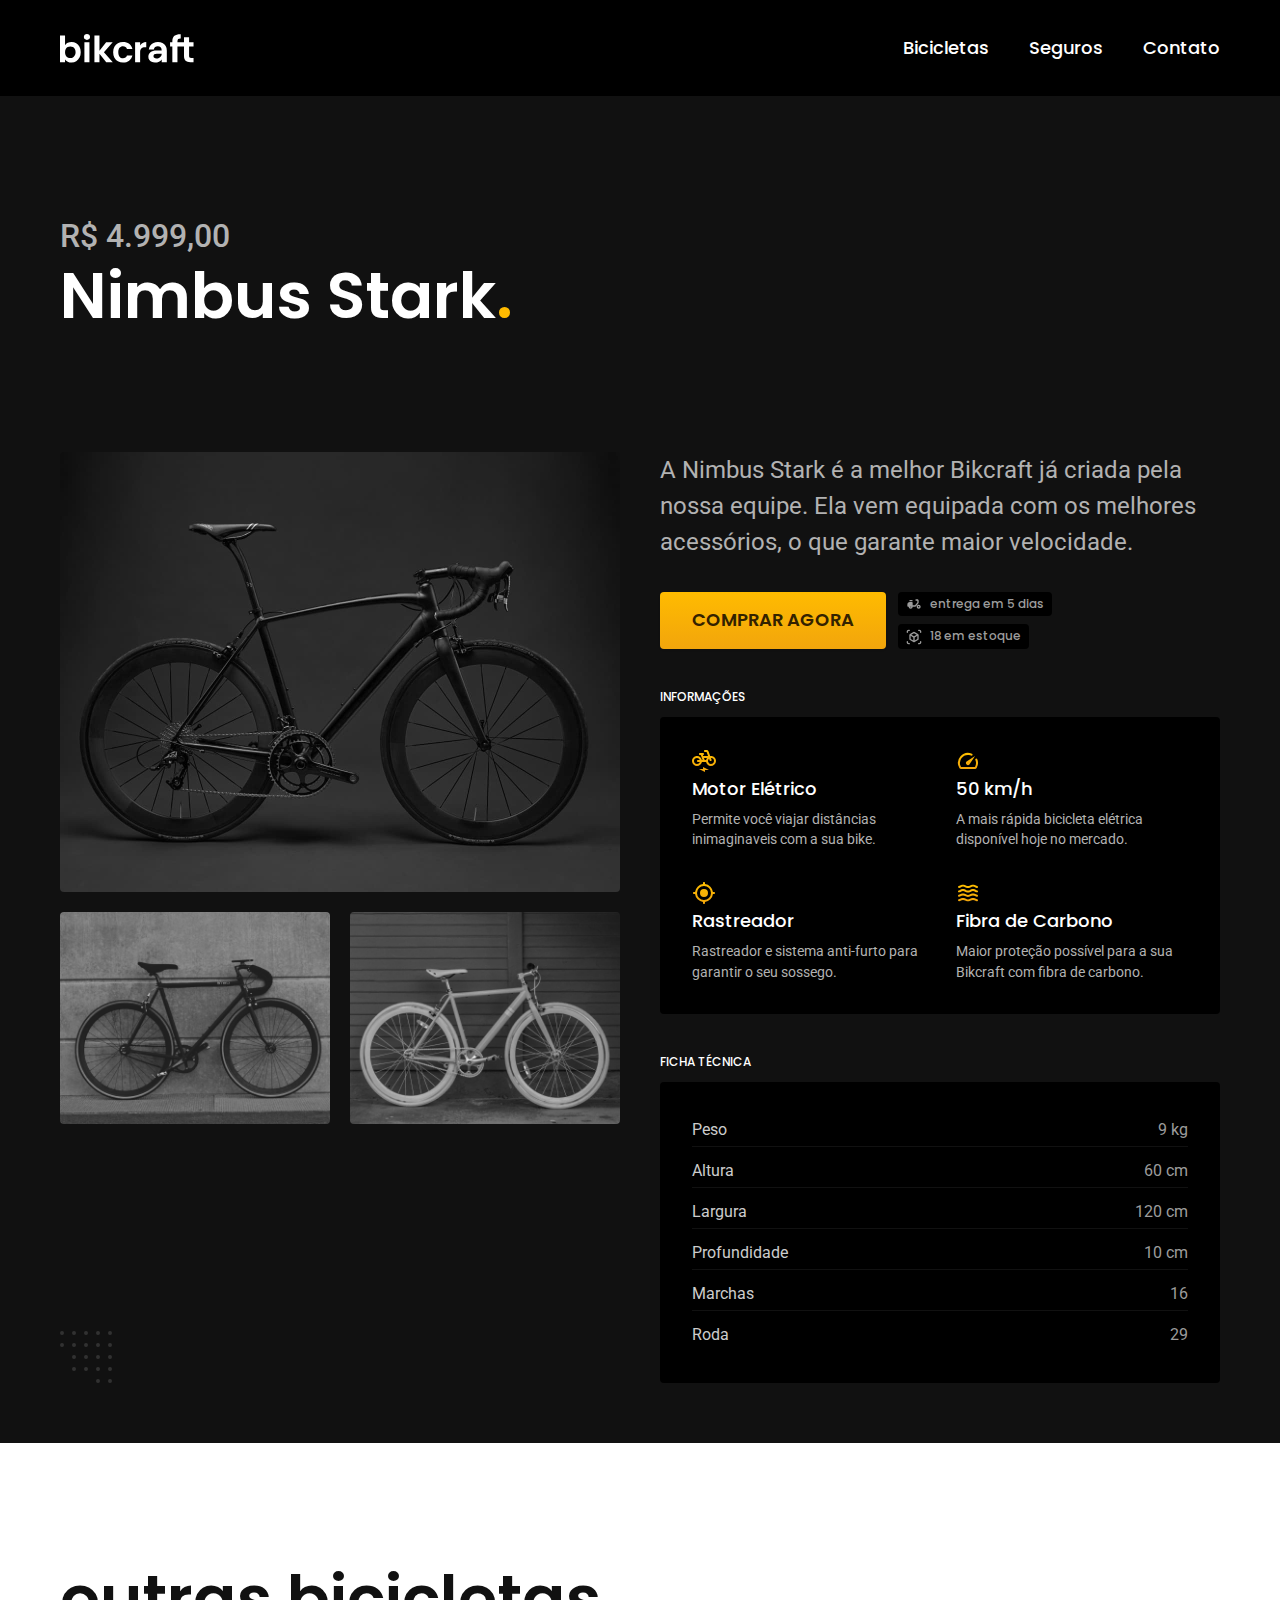
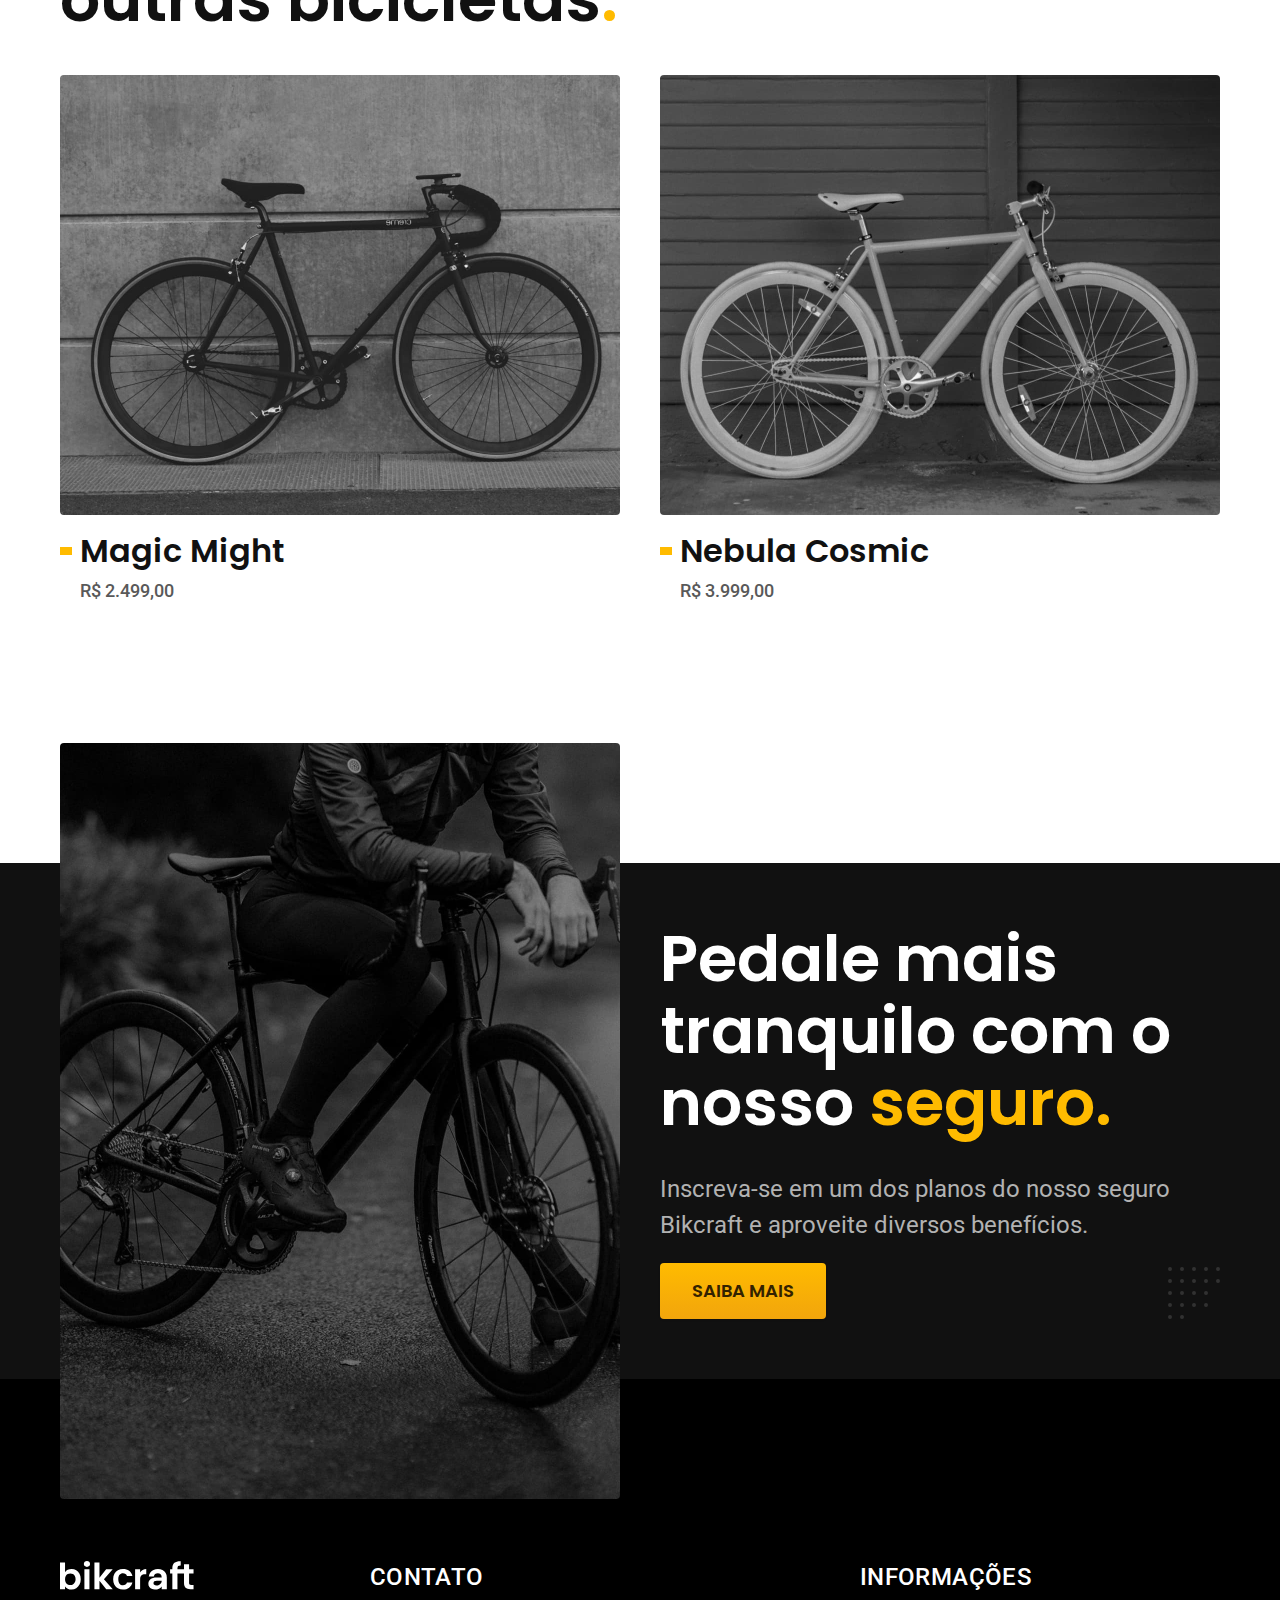
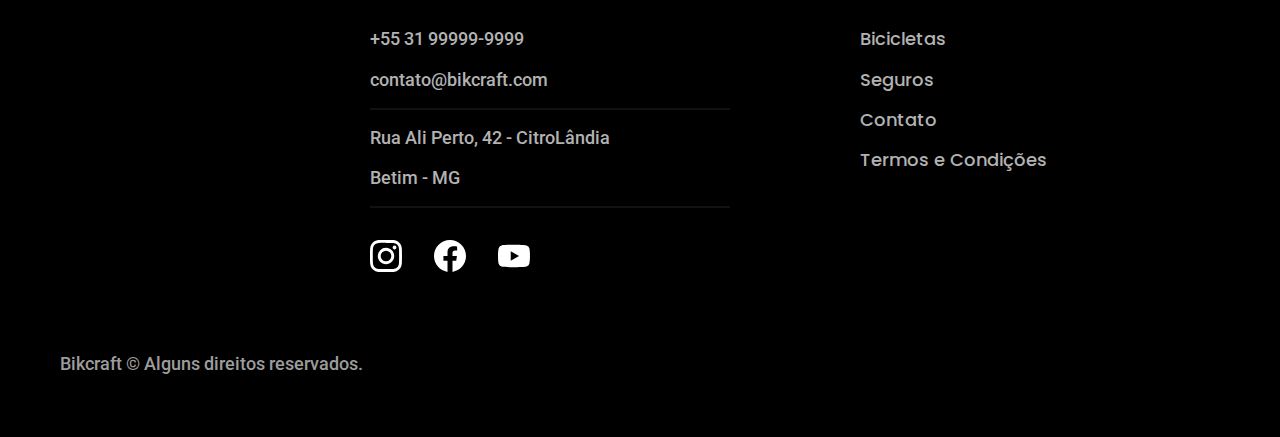
<file: bikes/nimbus.html>
<!DOCTYPE html>
<html lang="pt-br">

<head>
  <meta charset="UTF-8">
  <meta name="viewport" content="width=device-width, initial-scale=1.0">

  <link rel="icon" href="../favicon.svg" type="image/svg+xml">

  <title>Nimbus Stark | Bikcraft</title>
  <meta name="description" content="A Nimbus Stark é a melhor Bikcraft já criada pela nossa equipe. Ela vem equipada com os melhores acessórios, o que garante maior velocidade.">

  <link rel="preload" href="../css/style.min.css" as="style">
  <link rel="stylesheet" href="../css/style.min.css">

  <link rel="preconnect" href="https://fonts.googleapis.com">
  <link rel="preconnect" href="https://fonts.gstatic.com" crossorigin>
  <link href="https://fonts.googleapis.com/css2?family=Poppins:wght@400;500;600&family=Roboto:wght@400;500&family=Merriweather:ital,wght@1,900&display=swap" rel="stylesheet">
</head>

<body id="bike-page">
  <header class="header-bg">
    <div class="container header">
      <a href="../">
        <img src="../img/bikcraft.svg" alt="Bikcraft" width="136" height="32">
      </a>
      <nav aria-label="primária">
        <ul class="header-menu font-1-m">
          <li><a href="../bikes.html">Bicicletas</a></li>
          <li><a href="../insurance.html">Seguros</a></li>
          <li><a href="../contact.html">Contato</a></li>
        </ul>
      </nav>
    </div>
  </header>

  <main class="bike-bg">
    <div class="bike container">
      <div class="page-title">
        <p class="font-2-xl color-5">R$ 4.999,00</p>
        <h1 class="font-1-xxl color-0">Nimbus Stark<span class="color-p1">.</span></h1>
      </div>

      <div class="bike-galery">
        <img src="../img/bicicleta/nimbus1.jpg" alt="" width="1120" height="880">
        <img src="../img/bicicleta/nimbus2.jpg" alt="" width="1120" height="880">
        <img src="../img/bicicleta/nimbus3.jpg" alt="" width="1120" height="880">
      </div>

      <div class="bike-details">
        <p class="font-2-l color-5">A Nimbus Stark é a melhor Bikcraft já criada pela nossa equipe. Ela vem equipada com os melhores acessórios, o que garante maior velocidade.</p>

        <div class="bike-buy">
          <a class="button" href="../price-quote.html?type=bikcraft&product=nimbus">Comprar agora</a>
          <span class="font-1-xs color-6"><img src="../img/icones/entrega.svg" alt="" width="16" height="16">entrega em 5 dias</span>
          <span class="font-1-xs color-6"><img src="../img/icones/estoque.svg" alt="" width="16" height="16">18 em estoque</span>
        </div>

        <h2 class="font-1-xs">Informações</h2>
        <ul class="bike-info bike-card font-2-xs color-5">
          <li>
            <img src="../img//icones/eletrica.svg" alt="" width="24" height="24">
            <h3 class="font-1-m color-0">Motor Elétrico</h3>
            <p>Permite você viajar distâncias inimaginaveis com a sua bike.</p>
          </li>
          <li>
            <img src="../img//icones/velocidade.svg" alt="" width="24" height="24">
            <h3 class="font-1-m color-0">50 km/h</h3>
            <p>A mais rápida bicicleta elétrica disponível hoje no mercado.</p>
          </li>
          <li>
            <img src="../img//icones/rastreador.svg" alt="" width="24" height="24">
            <h3 class="font-1-m color-0">Rastreador</h3>
            <p>Rastreador e sistema anti-furto para garantir o seu sossego.</p>
          </li>
          <li>
            <img src="../img//icones/carbono.svg" alt="" width="24" height="24">
            <h3 class="font-1-m color-0">Fibra de Carbono</h3>
            <p>Maior proteção possível para a sua Bikcraft com fibra de carbono.</p>
          </li>
        </ul>

        <h2 class="font-1-xs">Ficha Técnica</h2>
        <ul class="bike-data bike-card font-2-s color-4">
          <li>Peso <span>9 kg</span></li>
          <li>Altura <span>60 cm</span></li>
          <li>Largura <span>120 cm</span></li>
          <li>Profundidade <span>10 cm</span></li>
          <li>Marchas <span>16</span></li>
          <li>Roda <span>29</span></li>
        </ul>
      </div>
    </div>
  </main>

  <article class="bike-list container">
    <h2 class="font-1-xxl">outras bicicletas<span class="color-p1">.</span></h2>
    <ul>
      <li>
        <a href="./magic.html">
          <img src="../img/bicicleta/nimbus2.jpg" alt="Bicicleta Magic" width="1120" height="880">
          <div>
            <h3 class="font-1-xl">Magic Might</h3>
            <span class="font-2-m color-8">R$ 2.499,00</span>
          </div>
        </a>
      </li>

      <li>
        <a href="./nebula.html">
          <img src="../img/bicicleta/nimbus3.jpg" alt="Bicicleta Nebula" width="1120" height="880">
          <div>
            <h3 class="font-1-xl">Nebula Cosmic</h3>
            <span class="font-2-m color-8">R$ 3.999,00</span>
          </div>
        </a>
      </li>
    </ul>
  </article>

  <article class="bike-bg bike-insurance-bg">
    <div class="bike-insurance container">
      <div class="bike-insurance-img">
        <img src="../img/fotos/seguros.jpg" alt="Bicicleta preta" width="1360" height="1512">
      </div>
      <div class="bike-insurance-content">
        <h2 class="font-1-xxl">Pedale mais tranquilo com o nosso <span class="color-p1">seguro.</span></h2>
        <p class="font-2-l color-5">Inscreva-se em um dos planos do nosso seguro Bikcraft e aproveite diversos benefícios.</p>
        <a class="button" href="../policy.html">Saiba mais</a>
      </div>
    </div>
  </article>

  <footer class="footer-bg">
    <div class="footer container">
      <img src="../img/bikcraft.svg" alt="Bikcraft" width="136" height="32">
      <div class="footer-contact footer-section">
        <h3 class="font-2-l-b">Contato</h3>
        <ul class="font-2-m color-5">
          <li><a href="tel:+5531999999999">+55 31 99999-9999</a></li>
          <li><a href="mailto:contato@bikcraft.com">contato@bikcraft.com</a></li>
          <li>Rua Ali Perto, 42 - CitroLândia</li>
          <li>Betim - MG</li>
        </ul>
        <div class="footer-media-list">
          <a href="https://www.instagram.com"><img src="../img/redes/instagram.svg" alt="Instagram" width="32" height="32"></a>
          <a href="https://www.facebook.com"><img src="../img/redes/facebook.svg" alt="Facebook" width="32" height="32"></a>
          <a href="https://www.youtube.com"><img src="../img/redes/youtube.svg" alt="YouTube" width="32" height="32"></a>
        </div>
      </div>

      <div class="footer-section">
        <h3 class="font-2-l-b">Informações</h3>
        <nav>
          <ul class="font-1-m color-5">
            <li><a href="../bikes.html">Bicicletas</a></li>
            <li><a href="../insurance.html">Seguros</a></li>
            <li><a href="../contact.html">Contato</a></li>
            <li><a href="../policy.html">Termos e Condições</a></li>
          </ul>
        </nav>
      </div>

      <span class="footer-copy font-2-m color-6">Bikcraft © Alguns direitos reservados.</span>
    </div>
  </footer>

  <script src="../scripts/script.js"></script>
</body>

</html>
</file>
<file: css/style.min.css>
html{font-size:62.5%}body{margin:0;font-family:Arial;color:var(--color-11)}blockquote,dd,dl,dt,h1,h2,h3,h4,p,ul{margin:0;padding:0}ul{list-style:none}a{text-decoration:none;color:inherit}img{max-width:100%;height:auto;display:block}img[src$=".jpg"]{border-radius:.4rem}:root{--color-p1:#ffbb00;--color-p2:#e4a30b;--color-p3:#a66f00;--color-p4:#664400;--color-p5:#332200;--color-0:#fff;--color-1:#f7f7f7;--color-2:#ededed;--color-3:#dedede;--color-4:#ccc;--color-5:#b2b2b2;--color-6:#9c9c9c;--color-7:#717171;--color-8:#595959;--color-9:#404040;--color-10:#2e2e2e;--color-11:#111;--color-12:#000}.color-p1{color:var(--color-p1)}.color-p2{color:var(--color-p2)}.color-p3{color:var(--color-p3)}.color-p4{color:var(--color-p4)}.color-p5{color:var(--color-p5)}.color-0{color:var(--color-0)}.color-1{color:var(--color-1)}.color-2{color:var(--color-2)}.color-3{color:var(--color-3)}.color-4{color:var(--color-4)}.color-5{color:var(--color-5)}.color-6{color:var(--color-6)}.color-7{color:var(--color-7)}.color-8{color:var(--color-8)}.color-9{color:var(--color-9)}.color-10{color:var(--color-10)}.color-11{color:var(--color-11)}.color-12{color:var(--color-12)}.font-1-xxl{font:600 6.4rem/1.125 Poppins,sans-serif}.font-1-xl{font:600 3.2rem/1.25 Poppins,sans-serif}.font-2-xl{font:500 3.2rem/1.25 Roboto,sans-serif}.font-1-l{font:500 2.4rem/1.5 Poppins,sans-serif}.font-2-l,.font-2-l-b{font:400 2.4rem/1.5 Roboto,sans-serif}.font-2-l-b{font-weight:500;letter-spacing:.015em;text-transform:uppercase}.font-2-m{font:500 1.8rem/1.35 Roboto,sans-serif}.font-1-m,.font-1-m-b{font:500 1.8rem/1.35 Poppins,sans-serif}.font-1-m-b{font-weight:600}.font-1-s{font:500 1.6rem/1.5 Poppins,sans-serif}.font-2-s{font:400 1.6rem/1.5 Roboto,sans-serif}.font-2-xs{font:400 1.4rem/1.43 Roboto,sans-serif}.font-1-xs{font:500 1.2rem/1.35 Poppins,sans-serif}@media (max-width:1200px){.font-1-xxl{font-size:4.8rem}.font-2-l,.font-2-l-b{font-size:1.8rem}}@media (max-width:800px){.font-1-xxl{font-size:3.2rem}.font-1-xl,.font-2-xl{font-size:2.4rem}}.header-bg{background:var(--color-12);color:var(--color-0)}.header{display:flex;flex-wrap:wrap;gap:2rem;justify-content:space-between;align-items:center;padding:2rem}.header-menu{display:flex;flex-wrap:wrap;gap:4rem}.header-menu a{display:inline-block;padding:1.6rem 0;border-radius:.4rem;position:relative}.header-menu a::after{content:"";display:block;height:.2rem;width:0;background:var(--color-0);margin-top:.4rem;transition:.3s;position:absolute}.header-menu a.active::after,.header-menu a:hover::after{width:100%}@media (max-width:800px){.header-menu{gap:2rem}.header-menu a{background:var(--color-11);padding:1.6rem 1.2rem}.header-menu a:hover{background:var(--color-10)}.header-menu a::after{display:none}}@media (max-width:600px){.header-menu{gap:1.2rem}.header-menu a{padding:.8rem 1.2rem;font-size:1.4rem}}.footer-bg{background:var(--color-12);color:var(--color-0)}.footer{display:grid;grid-template-columns:3fr 5fr 4fr;gap:4rem;padding-top:6rem;padding-bottom:6rem}.footer-section{display:grid;gap:3.2rem;align-content:flex-start}.footer-section ul{display:grid;gap:1.6rem}.footer-contact li:nth-child(even)::after{content:"";display:block;background-color:var(--color-11);height:.2rem;max-width:36rem;margin-top:1.6rem}.footer-media-list{display:flex;gap:3.2rem}.footer a:hover{color:var(--color-0)}.footer-copy{grid-column:1/-1;margin-top:4rem}@media (max-width:800px){.footer{grid-template-columns:repeat(2,1fr)}.footer>img{display:none}}@media (max-width:600px){.footer{grid-template-columns:1fr;gap:6rem}.footer-copy{margin-top:initial}}.container{max-width:1200px;box-sizing:border-box;padding-left:2rem;padding-right:2rem;margin-left:auto;margin-right:auto}.button,.button-arrow,.button-secondary{display:inline-block;background:linear-gradient(var(--color-p1),#f2a50c);color:var(--color-p5);font-family:Poppins;font-size:1.8rem;text-transform:uppercase;line-height:1.35;font-weight:600;padding:1.6rem 3.2rem;border-radius:.4rem;box-shadow:0 1px 2px rgba(0,0,0,.1);cursor:pointer;width:max-content;border:none}.button-arrow:hover,.button:hover{background:linear-gradient(#ffb60d,#e59317)}.button-secondary{background:var(--color-10);color:var(--color-2)}.button-secondary:hover{background:var(--color-9)}.button-arrow{display:flex;align-items:center}.button-arrow::after{content:"";display:inline-block;background:url("../img/icones/seta.svg") no-repeat center;width:1.8rem;height:1rem;margin-left:1.2rem;transition:transform .2s}.button-arrow:hover::after{transform:translateX(.4rem)}@media (max-width:600px){.button,.button-arrow,.button-secondary{font-size:1.6rem;padding:1.2rem 1.6rem}}.link{display:inline-block;color:var(--color-p1);font:500 2.4rem/1.5 Poppins,sans-serif;text-transform:uppercase;position:relative}.link::after{content:"";display:block;height:4px;width:100%;background:currentColor;position:absolute;margin-top:.4rem}.link:hover{color:var(--color-0)}.page-title-bg{background:var(--color-11);color:var(--color-0)}.page-title-bg .container{background:url("../img/dec/top-right.svg") no-repeat top 6rem right 2rem}.page-title{padding-top:6rem;padding-bottom:6rem}.page-title p{display:block;margin-bottom:.4rem}@media (max-width:800px){.page-title{padding-top:4rem;padding-bottom:4rem}.page-title p{font-size:1.6rem;text-transform:lowercase}}.form{--initial-template-columns:1fr 1fr;--initial-col-max:1/-1;display:grid;grid-template-columns:var(--initial-template-columns);gap:2rem;align-content:flex-start}.form label{display:block;font:500 1.6rem/1.5 Poppins,sans-serif;margin-bottom:.4rem}.form input[type=email],.form input[type=number],.form input[type=tel],.form input[type=text],.form textarea{font:400 1.6rem/1.5 Roboto,sans-serif;color:var(--color-7);padding:1.2rem;border-radius:.4rem;background-color:var(--color-1);border:.1rem solid var(--color-2);width:100%;box-sizing:border-box}.form input[type=email]:focus,.form input[type=tel]:focus,.form input[type=text]:focus,.form textarea:focus{background-color:var(--color-0);outline:0;border-color:var(--color-p1);box-shadow:0 0 0 .2rem #fea}.form .col-max{grid-column:var(--initial-col-max)}@media (max-width:1000px){.form{grid-template-columns:1fr}.form .col-max{grid-column:initial}}@media (max-width:800px){.form{grid-template-columns:var(--initial-template-columns)}.form .col-max{grid-column:var(--initial-col-max)}}@media (max-width:600px){.form{grid-template-columns:1fr}.form .col-max{grid-column:initial}}.intro-bg{background:var(--color-12) url("../img/dec/bottom-left.svg") no-repeat bottom 16rem left 2rem;color:var(--color-0);box-shadow:inset 0 -12rem 0 var(--color-0)}.intro{display:grid;grid-template-columns:1fr 1fr;gap:4rem}.intro-content{align-self:flex-end;padding-bottom:20rem}.intro-content .font-1-xxl{margin-bottom:3.2rem}.intro-content .font-2-l{color:var(--color-5);margin-bottom:2rem}.intro img{height:100%;width:100%;object-fit:cover}@media (max-width:800px){.intro-bg{background:var(--color-11);padding-top:4rem;box-shadow:inset 0 -6rem 0 var(--color-0)}.intro{grid-template-columns:1fr}.intro-content{padding-bottom:0;gap:3.2rem}.intro-content .font-1-xxl{margin-bottom:1.6rem}.intro img{height:auto;object-fit:initial}}.tecnology-bg{background:var(--color-11);box-shadow:inset 0 8rem var(--color-0),inset 0 -8rem var(--color-0);color:var(--color-0)}.tecnology{display:grid;grid-template-columns:1fr 1fr;gap:4rem}.tecnology-content{padding:16rem 0}.tecnology-content>span{display:block;margin-bottom:2rem}.tecnology-content>h2{margin-bottom:3.2rem}.tecnology-content>p{margin-bottom:2rem}.tecnology-content .link{margin-bottom:8rem}.tecnology-benefits{display:flex;gap:4rem}.tecnology-benefits li{display:grid;gap:.8rem}.tecnology-benefits h3{width:max-content}.tecnology-img>img{width:100%;height:100%;object-fit:cover;object-position:left}@media (max-width:800px){.tecnology-bg{box-shadow:initial}.tecnology{grid-template-columns:1fr;gap:initial}.tecnology-content{padding-top:6rem;padding-bottom:6rem}.tecnology-content .link{margin-bottom:6rem}.tecnology-img{display:none}}@media (max-width:600px){.tecnology-benefits{flex-direction:column}}.partners{padding-top:6rem;padding-bottom:12rem}.partners h2{margin-bottom:6rem}.partners ul{display:grid;grid-template-columns:repeat(4,1fr);padding:0 2rem;max-width:1400px;margin:0 auto}.partners li{display:flex;padding:3.2rem;border-left:.2rem solid var(--color-2)}.partners img{margin:auto}.partners li:first-child,.partners li:nth-child(5){border-left:none}.partners li:nth-child(n+5){border-top:.2rem solid var(--color-2)}@media (max-width:800px){.partners{padding-bottom:6rem}.partners h2{margin-bottom:2rem}.partners ul{grid-template-columns:repeat(2,1fr)}.partners li:nth-child(odd){border-left:none}.partners li:nth-child(n+3){border-top:.2rem solid var(--color-2)}}@media (max-width:600px){.partners li{padding:2rem}}.testimony{display:grid;grid-template-columns:1fr 1fr;background:var(--color-p1);overflow:hidden}.testimony img{width:100%;height:100%;object-fit:cover;border-radius:0}.testimony-content{padding:4rem 4rem 8rem 8rem;display:flex;flex-direction:column;align-items:flex-end;justify-content:end;background:url("../img/dec/top-left-p.svg") no-repeat top 4rem left 4rem,url("../img/dec/bottom-right-p.svg") no-repeat bottom 4rem right 4rem}.testimony-content p{max-width:32ch;font-family:Merriweather,serif;font-style:italic;font-weight:900;color:var(--color-p5);margin-bottom:3.2rem;position:relative}.testimony-content p::after,.testimony-content p::before{color:var(--color-p2);font-size:8rem;position:absolute}.testimony-content p::before{content:"“";left:-5rem;top:-2rem}.testimony-content p::after{content:"”"}@media (min-width:1200px){.testimony img{max-height:520px}}@media (max-width:800px){.testimony{grid-template-columns:1fr}.testimony img{max-height:200px}.testimony-content{padding:4rem 2rem;align-items:center;text-align:center}.testimony-content p{margin-bottom:2.4rem}}@media (max-width:600px){.testimony-content p::before{left:-2rem}}.bike-list{padding-top:6rem;padding-bottom:12rem}#bike-page .bike-list{padding-top:12rem;padding-bottom:12rem}.bike-list .font-1-xxl{margin-bottom:2rem}.bike-list ul{max-width:1400px;margin-left:auto;margin-right:auto;display:flex;gap:4rem;padding:2rem;overflow-x:auto}#bike-page .bike-list ul{padding:2rem 0}.bike-list li{min-width:280px}.bike-list img{margin-bottom:1.6rem}.bike-list a{display:block}.bike-list .font-1-xl{display:flex;align-items:center;margin-bottom:.8rem}.bike-list .font-1-xl::before{content:"";width:1.2rem;height:.8rem;background:var(--color-p1);margin-right:.8rem;transition:width .3s}.bike-list a:hover .font-1-xl::before{width:2.4rem}.bike-list li span{padding-left:2rem}@media (max-width:800px){.bike-list{padding-bottom:6rem}#bike-page .bike-list{padding-top:4rem;padding-bottom:4rem}.bike-list ul{gap:2rem}}.bikes{display:grid;grid-template-columns:1fr 1fr;gap:4rem;align-content:flex-start;padding-top:6rem;padding-bottom:6rem;background:url("../img/dec/top-right.svg") no-repeat top 6rem right 2rem}.bikes-img{display:grid}.bikes-img img{grid-column:1;grid-row:1}.bikes-img span{grid-column:1;grid-row:1;place-self:start end;margin-top:2rem;padding:.8rem 1.6rem .8rem .8rem;background:var(--color-12);color:var(--color-0);border-radius:.4rem 0 0 .4rem}.bikes-details{display:grid;grid-template-columns:1fr auto;align-content:flex-start}.bikes-details h2,.bikes-details>p{grid-column:1/-1}.bikes-details h2{margin-bottom:2rem;color:var(--color-11)}.bikes-details h2::before{content:"";display:block;width:1.2rem;height:.8rem;background:var(--color-p1);margin-bottom:.8rem}.bikes-details>p{margin-bottom:3.2rem}.bikes-details-list{display:grid;gap:1.6rem}.bikes-details-list li{display:flex;align-items:center;gap:.8rem}.bikes-details a{place-self:end}.bikes-content{color:var(--color-8)}.bikes-bg:nth-child(even){background:linear-gradient(to right,var(--color-0) 30%,var(--color-11) 0);color:var(--color-5)}.bikes-bg:nth-child(even) h2{color:var(--color-0)}@media (max-width:1000px){.bikes-details a{grid-column:1/-1;place-self:start}.bikes-details-list{grid-template-columns:1fr 1fr;margin-bottom:3.2rem}}@media (max-width:800px){.bikes{grid-template-columns:1fr;gap:2rem;padding-top:4rem;padding-bottom:4rem}.bikes-bg:nth-child(even){background:var(--color-11)}}@media (max-width:600px){.bikes-details-list{font-size:1.6rem}}@media (max-width:400px){.bikes-details-list{grid-template-columns:1fr}}.insurance-bg{background:var(--color-11) url("../img/dec/bottom-left.svg") no-repeat bottom 4rem left 2rem;color:var(--color-0)}.insurance{display:grid;grid-template-columns:1fr 1fr;gap:4rem;align-items:center;padding-top:6rem;padding-bottom:6rem}#insurance-page .insurance{padding-top:0}.insurance h2{grid-column:1/-1}.insurance-item{display:grid;grid-template-columns:1fr auto;background:var(--color-12);padding:3.2rem 3.2rem 3.2rem 6rem;border-radius:.4rem}.insurance-item h3{margin-bottom:4rem;text-transform:uppercase}.insurance-item a{grid-column:1/-1}.insurance-item>span{display:flex;flex-direction:column;align-items:flex-end}.insurance-item ul{display:grid;gap:2rem;margin-bottom:3.2rem;grid-column:1/-1}.insurance-item li{position:relative}.insurance-item li::before{--size:2.4rem;content:"";width:var(--size);height:var(--size);background:url("../img/icones/lista.svg") no-repeat center;position:absolute;left:-2.8rem}@media (max-width:800px){.insurance-bg{background:var(--color-11)}.insurance{grid-template-columns:1fr}}.insurance-benefits-bg{background:url("../img/dec/bottom-left.svg") no-repeat bottom 4rem left 2rem,url("../img/dec/bottom-right.svg") no-repeat bottom 4rem right 2rem,var(--color-12);padding:12rem 0}.insurance-benefits ul{display:grid;grid-template-columns:repeat(auto-fit,minmax(280px,max-content));gap:4rem 8rem;margin-top:6rem}.insurance-benefits img{width:3.2rem;height:3.2rem}.insurance-benefits li{display:grid;gap:.8rem;align-content:flex-start}@media (max-width:800px){.insurance-benefits-bg{background:var(--color-12);padding:6rem 0}.insurance-benefits ul{gap:2rem 4rem;margin-top:4rem}}.insurance-questions{padding-top:12rem;padding-bottom:12rem}.insurance-questions h2{margin-bottom:6rem}.insurance-question-item{padding:2rem;cursor:pointer;border-radius:.4rem;border:none;text-align:left;width:100%;box-sizing:border-box;background-color:var(--color-0)}.insurance-question-item:nth-child(odd){background:var(--color-1)}.insurance-question-item dt{display:grid;grid-template-columns:auto 1fr auto;gap:.8rem;align-items:center}.insurance-question-item dt::after,.insurance-question-item dt::before{content:"";display:inline-block;width:1.2rem;height:.8rem}.insurance-question-item dt::before{background:var(--color-p1)}.insurance-question-item dt::after{background:url("../img/icones/seta-abrir.svg") no-repeat center;transition:.3s}.insurance-question-item[aria-expanded=true] dt::after{transform:rotate(180deg)}.insurance-question-item dd{padding-top:1.6rem;padding-left:2rem;max-width:75ch}.js .insurance-question-item dd{display:none}.insurance-question-item dd.active{display:block}@media (max-width:800px){.insurance-questions{padding-top:6rem;padding-bottom:6rem}.insurance-questions h2{margin-bottom:4rem}}@media (max-width:400px){.insurance-question-item dt{align-items:flex-start}.insurance-question-item dt::after,.insurance-question-item dt::before{margin-top:.8rem}}.policy-content{padding-top:8rem;padding-bottom:8rem}.policy-content h2{margin-bottom:2rem}.policy-content p+h2{margin-top:4.8rem}.policy-content p{max-width:75ch;margin-bottom:2.4rem}.bike-bg{background:var(--color-11);color:var(--color-0);padding-top:6rem;padding-bottom:6rem}.bike{display:grid;grid-template-columns:1fr 1fr;gap:6rem 4rem;background:url("../img/dec/bottom-left.svg") no-repeat bottom left 2rem}.bike .page-title{grid-column:1/-1}.bike-galery{display:flex;flex-wrap:wrap;gap:2rem;align-content:flex-start}.bike-galery img{flex:1;min-width:20rem;cursor:pointer}.bike-galery img:first-child{min-width:100%;cursor:initial}.bike-details>p{margin-bottom:3.2rem}.bike-details h2{text-transform:uppercase;margin-bottom:1.2rem}.bike-buy{display:grid;grid-template-columns:auto 1fr;gap:.8rem 1.2rem;align-content:flex-start;justify-items:flex-start;margin-bottom:4rem}.bike-buy a{grid-row:span 2;place-self:start}.bike-buy span{display:flex;gap:.8rem;align-items:center;padding:.4rem .8rem;background:var(--color-12);border-radius:.4rem}.bike-info{grid-template-columns:1fr 1fr;margin-bottom:4rem}.bike-card{display:grid;gap:3.2rem;background:var(--color-12);padding:3.2rem;border-radius:.4rem}.bike-card img{width:2.4rem;height:2.4rem;margin-bottom:.4rem}.bike-card h3{margin-bottom:.8rem}.bike-data{gap:.8rem}.bike-data li{display:flex;justify-content:space-between;border-bottom:.1rem solid var(--color-11);padding:.4rem 0}.bike-data li:last-child{border-bottom:none}.bike-data span{color:var(--color-6)}@media (max-width:800px){.bike-bg{padding-top:4rem;padding-bottom:4rem}.bike{grid-template-columns:1fr;gap:4rem}.bike-galery{grid-row:3}#bike-page .page-title p{font-size:2.4rem;text-transform:uppercase}}@media (max-width:400px){.bike-buy{grid-template-columns:1fr;gap:1.2rem}.bike-info{grid-template-columns:1fr}}.bike-insurance-bg{padding-top:0;padding-bottom:0;box-shadow:inset 0 12rem var(--color-0),inset 0 -12rem var(--color-12)}.bike-insurance{display:grid;grid-template-columns:1fr 1fr;gap:4rem}.bike-insurance-img img{height:100%;width:100%;object-fit:cover}.bike-insurance-content{padding:18rem 0;background:url("../img/dec/bottom-right.svg") no-repeat bottom 18rem right}.bike-insurance-content h2{margin-bottom:3.2rem}.bike-insurance-content p{margin-bottom:2rem}@media (max-width:600px){.bike-insurance-bg{box-shadow:inset 0 -6rem var(--color-12)}.bike-insurance{grid-template-columns:1fr}.bike-insurance-content{padding-top:6rem;padding-bottom:0;grid-row:1;background:initial}}#contact-page{background:linear-gradient(var(--color-11) 60rem,var(--color-1) 0)}.contact{display:grid;grid-template-columns:5fr 7fr;border-radius:.4rem}.contact-data,.contact-form{box-shadow:0 .2rem .2rem rgba(0,0,0,.1);padding:6rem}.contact-data{background:var(--color-12) url("../img/dec/bottom-left.svg") no-repeat bottom 4rem left 4rem;border-radius:.4rem 0 0 .4rem}.contact-form{background:var(--color-0) url("../img/dec/bottom-right.svg") no-repeat bottom 6rem right 6rem;border-radius:.4rem 0 0 .4rem;border-radius:0 .4rem .4rem 0}.contact-data h2{margin-bottom:6rem}.contact-address a{display:block;max-width:max-content}.contact-address a:hover{color:var(--color-0)}.contact-address a,.contact-local{padding-left:2.8rem;margin-bottom:3.2rem;background-repeat:no-repeat;background-position:left 0 top .2rem}.contact-local{margin-bottom:3.2rem;padding-left:2.8rem;background-image:url("../img/icones/local.svg")}.contact-local p{margin-bottom:.8rem}.contact-address a:first-child{background-image:url("../img/icones/email.svg");margin-bottom:.8rem}.contact-address a:last-child{background-image:url("../img/icones/telefone.svg");margin-bottom:6rem}.contact-data .footer-media-list{padding-left:2.8rem}@media (max-width:800px){.contact{grid-template-columns:1fr}.contact-data,.contact-form{padding:2rem}.contact-data{border-radius:.4rem .4rem 0 0;background:var(--color-12)}.contact-form{border-radius:0 0 .4rem .4rem;background-position:bottom 2rem right 2rem}.contact-address a:last-child,.contact-data h2{margin-bottom:3.2rem}.contact-data .footer-media-list{margin-bottom:1.2rem}}.contact-store-locals{display:grid;grid-template-columns:1fr 1fr;gap:0 4rem;padding-top:12rem;padding-bottom:12rem}.contact-store-locals h2{margin-bottom:6rem;grid-column:1/-1}.contact-store-locals a:hover{color:var(--color-12)}.contact-store{background:var(--color-0);border-radius:.4rem;box-shadow:0 .2rem .2rem rgba(0,0,0,.1)}.contact-store>img{border-bottom-left-radius:0;border-bottom-right-radius:0}.contact-store-info{display:grid;grid-template-columns:1fr 1fr;gap:3.2rem 1.6rem;padding:3.2rem}.contact-store-info h3,.contact-store-info span{grid-column:1/-1}.contact-store-info>div{display:grid;gap:.8rem;border-left:.2rem solid var(--color-2);padding-left:1.2rem;align-content:flex-start}.contact-store-info span{display:flex;gap:.8rem;align-items:center}.contact-store-info span::before{content:"";display:inline-block;width:2rem;height:2rem;background:url("../img/icones/horario.svg") no-repeat center}@media (max-width:800px){.contact-store-locals{gap:0 2rem;padding-top:6rem;padding-bottom:6rem}.contact-store-locals h2{margin-bottom:3.2rem}.contact-store-info{grid-template-columns:1fr}}@media (max-width:600px){.contact-store-locals{grid-template-columns:1fr;gap:2rem}.contact-store-locals h2{margin-bottom:2rem}}#quote-page{background:linear-gradient(var(--color-11) 60rem,var(--color-1) 0)}.quote{display:grid;grid-template-columns:5fr 7fr;padding-bottom:12rem}.quote h2{display:flex;align-items:center;text-transform:uppercase;position:relative}.quote h2::before{content:"";width:.4rem;height:.8rem;background-color:var(--color-p1);position:absolute;left:-1.2rem;margin-bottom:.1rem}.quote-form,.quote-product{padding:6rem;box-shadow:0 .2rem .2rem rgba(0,0,0,.1)}.quote-product{background:var(--color-12) url("../img/dec/bottom-left.svg") no-repeat bottom 4rem left 4rem;border-radius:.4rem 0 0 .4rem}.quote-product>*{grid-column:1/-1}.quote-product>label{grid-column:initial}.quote-product label{font:400 1.6rem/1.5 Poppins,sans-serif;color:var(--color-4);background-color:var(--color-10);padding:1.2rem 1.6rem;border-radius:.4rem;cursor:pointer;display:grid;grid-template-columns:auto 1fr auto;align-items:center;margin-bottom:initial;border:.1rem solid transparent}.quote-product label::before{--size:1.2rem;content:"";display:inline-block;box-sizing:border-box;width:var(--size);height:var(--size);border:.1rem solid var(--color-6);border-radius:50%;margin-right:.8rem}.quote-product label span{display:none}.quote-product label:hover{background-color:var(--color-9)}.quote-product input:focus+label{box-shadow:0 0 0 .2rem var(--color-p1);border-color:var(--color-12)}.quote-product input:checked+label{color:var(--color-11);background-color:var(--color-0)}.quote-product input:checked+label::before{border-color:var(--color-7);box-shadow:inset 0 0 0 .3rem var(--color-0),inset 0 0 0 .5rem var(--color-7)}.quote-product input:checked+label span{display:inline-block}.quote-product input{opacity:0;position:absolute;pointer-events:none}.quote-form{background:var(--color-0) url("../img/dec/bottom-right.svg") no-repeat bottom 4rem right 4rem;border-radius:0 .4rem .4rem 0}.quote-content{display:none}.quote-content h2,.quote-form h2:nth-of-type(n+2){margin-top:2rem}#bikcraft:checked~#quote-bikcraft,#insurance:checked~#quote-insurance{display:grid;gap:2rem}.quote-product input:checked+label+.quote-details{display:grid}@media (max-width:1200px){.quote-form,.quote-product{padding:3.2rem}}@media (max-width:1000px){.quote-product.form{grid-template-columns:1fr 1fr}}@media (max-width:800px){.quote{grid-template-columns:1fr;padding-bottom:6rem}.quote-form,.quote-product{padding:2rem}.quote-product{border-radius:.4rem .4rem 0 0;background:var(--color-12)}.quote-form{border-radius:0 0 .4rem .4rem;background-position:bottom 2rem right 2rem}}@media (max-width:400px){.quote-product.form{grid-template-columns:1fr}.quote-form{background:var(--color-0)}}.quote-details{background-color:var(--color-0);padding:2rem;border-radius:.4rem;display:none;grid-template-columns:1fr 1fr;gap:1.6rem;align-items:center}.quote-details li{display:flex;gap:.8rem;align-items:center}.quote-details li:nth-child(n+1){margin-bottom:.8rem}@media (max-width:400px){.quote-details{grid-template-columns:1fr}}.js .fade-in-down{transform:translate3d(0,-20px,0)}.js [data-anime]{opacity:0}.js .fadeInDown{transform:translate3d(0,-20px,0)}.js .anime{opacity:1;transform:none;transition:transform .8s,opacity .8s}
</file>
